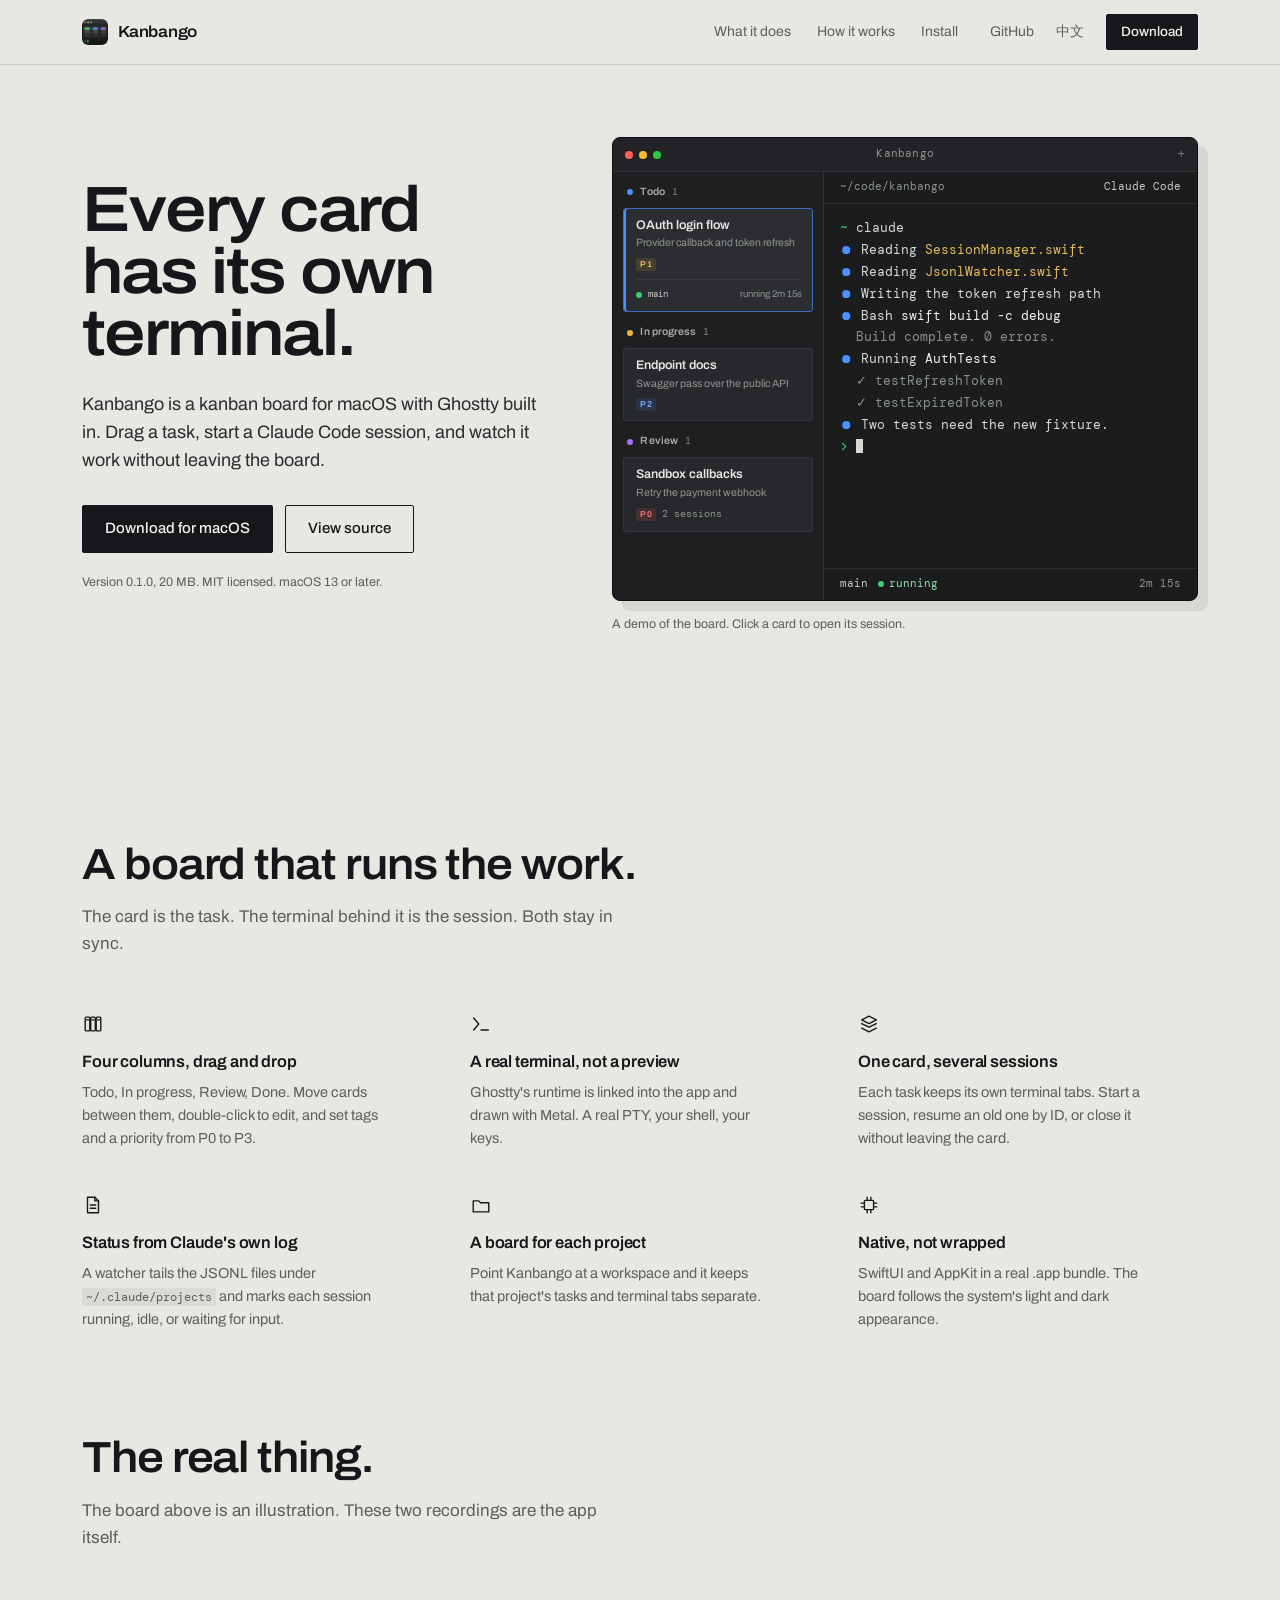
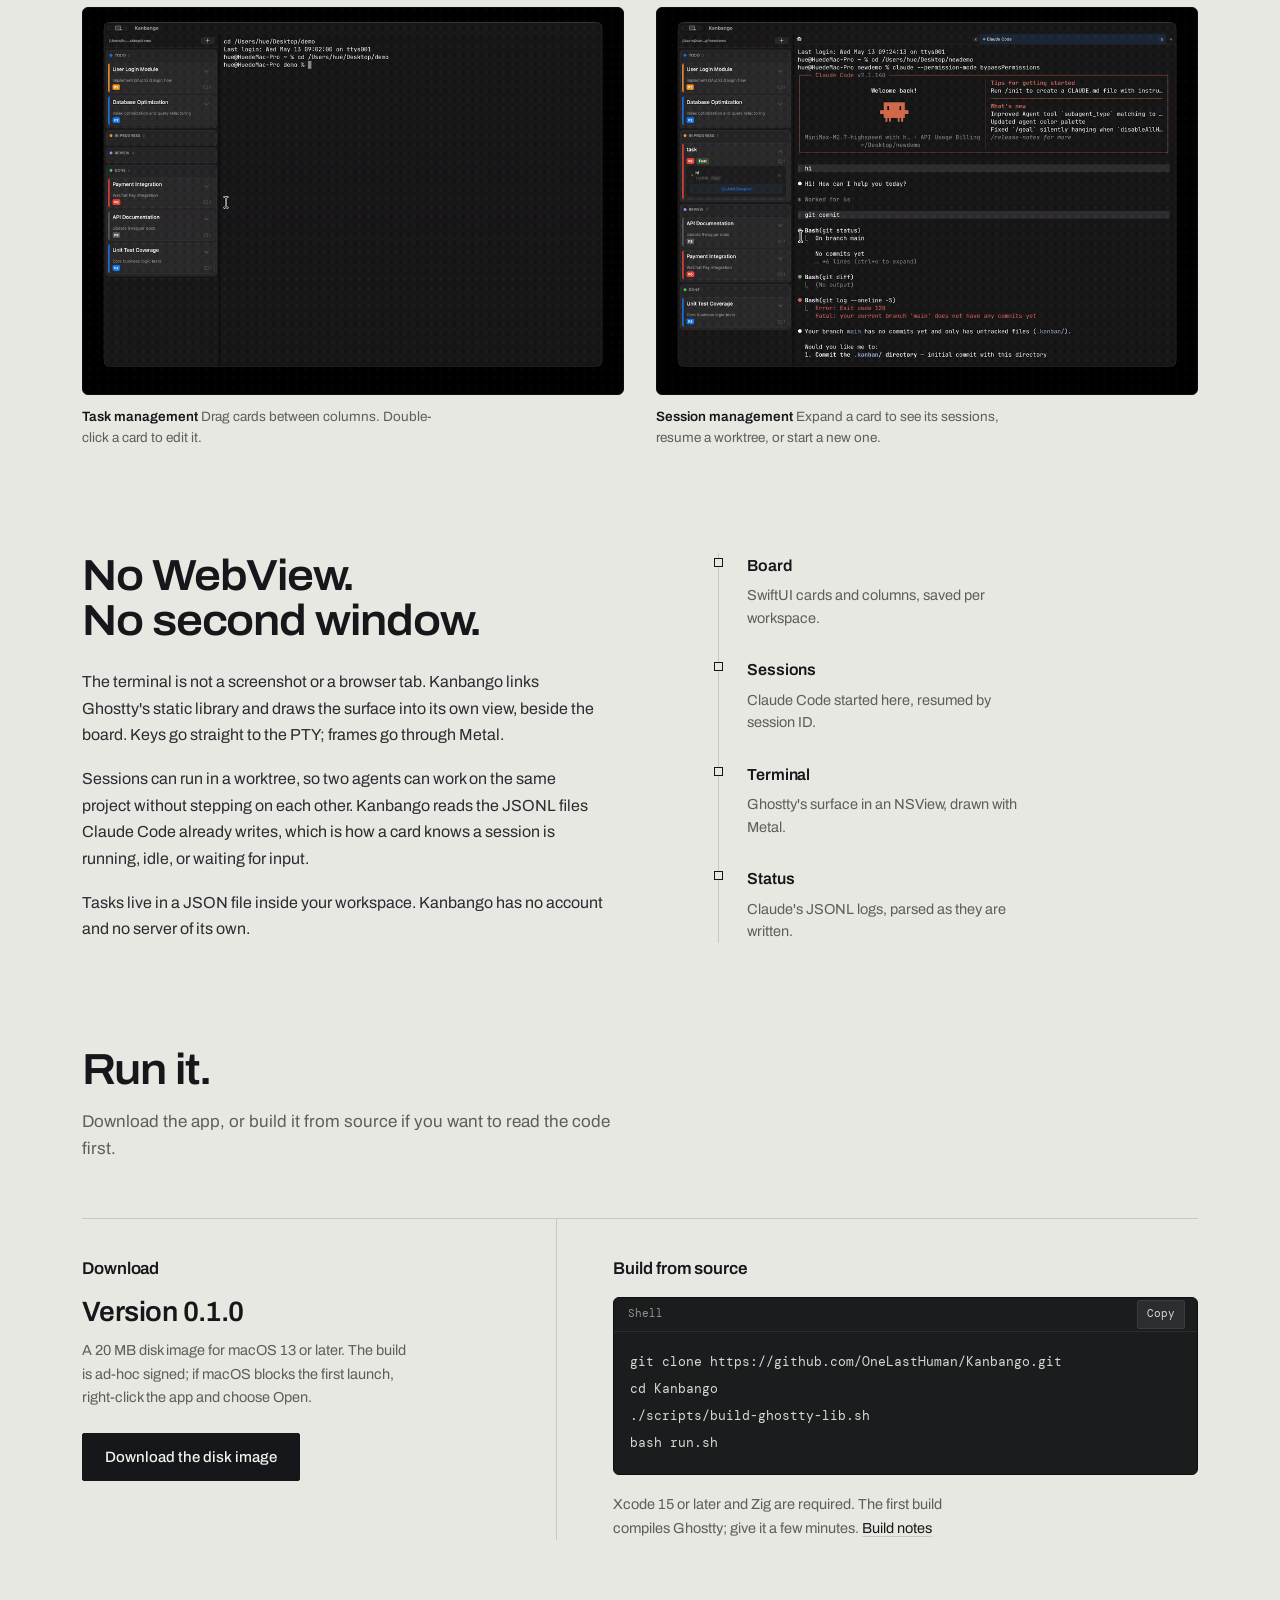
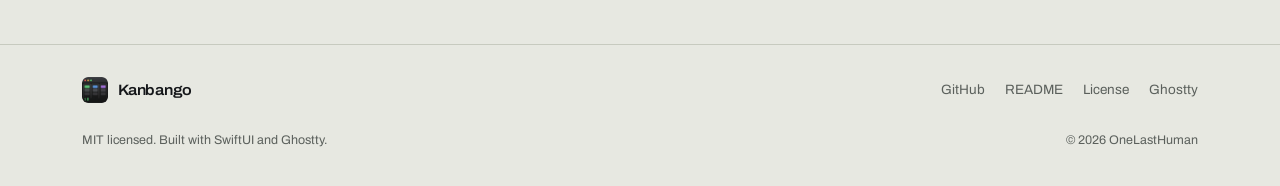
<file: site/index.html>
<!doctype html>
<html lang="en">
<head>
<meta charset="utf-8">
<meta name="viewport" content="width=device-width, initial-scale=1">
<title>Kanbango — a kanban board with a terminal in every card</title>
<meta name="description" content="Kanbango is a macOS kanban board with Ghostty embedded. Drag a task, start a Claude Code session, and watch it work without leaving the board.">
<link rel="canonical" href="https://onelasthuman.github.io/Kanbango/">
<link rel="alternate" hreflang="en" href="https://onelasthuman.github.io/Kanbango/">
<link rel="alternate" hreflang="zh-Hans" href="https://onelasthuman.github.io/Kanbango/zh/">
<link rel="alternate" hreflang="x-default" href="https://onelasthuman.github.io/Kanbango/">
<meta name="theme-color" content="#e7e8e1">
<meta name="color-scheme" content="light">

<meta property="og:type" content="website">
<meta property="og:locale" content="en_US">
<meta property="og:locale:alternate" content="zh_CN">
<meta property="og:site_name" content="Kanbango">
<meta property="og:title" content="Kanbango — every card has a terminal">
<meta property="og:description" content="A macOS kanban board with Ghostty embedded. Run and monitor Claude Code sessions from the cards they belong to.">
<meta property="og:url" content="https://onelasthuman.github.io/Kanbango/">
<meta property="og:image" content="https://onelasthuman.github.io/Kanbango/assets/og.png">
<meta property="og:image:width" content="1200">
<meta property="og:image:height" content="630">
<meta property="og:image:alt" content="The Kanbango board beside a terminal running a Claude Code session, under the headline Every card has its own terminal.">
<meta name="twitter:card" content="summary_large_image">
<meta name="twitter:title" content="Kanbango — every card has a terminal">
<meta name="twitter:description" content="A macOS kanban board with Ghostty embedded. Run and monitor Claude Code sessions from the cards they belong to.">
<meta name="twitter:image" content="https://onelasthuman.github.io/Kanbango/assets/og.png">
<meta name="twitter:image:alt" content="The Kanbango board beside a terminal running a Claude Code session, under the headline Every card has its own terminal.">

<link rel="icon" href="assets/favicon.svg" type="image/svg+xml">
<link rel="icon" href="assets/icon-64.png" sizes="64x64" type="image/png">
<link rel="apple-touch-icon" href="assets/icon-256.png">
<link rel="preload" href="assets/fonts/archivo-latin-var.woff2" as="font" type="font/woff2" crossorigin>
<link rel="preload" href="assets/fonts/dm-mono-400.woff2" as="font" type="font/woff2" crossorigin>
<link rel="stylesheet" href="style.css">
<script src="main.js" defer></script>
</head>
<body>
<a class="skip" href="#main">Skip to content</a>

<header class="topbar" id="top">
  <div class="wrap topbar-in">
    <a class="brand" href="#top" aria-label="Kanbango, back to top">
      <img src="assets/icon-64.png" width="26" height="26" alt="">
      <span>Kanbango</span>
    </a>
    <nav class="nav" aria-label="Sections">
      <a href="#what">What it does</a>
      <a href="#inside">How it works</a>
      <a href="#install">Install</a>
    </nav>
    <div class="top-actions">
      <a class="text-link" href="https://github.com/OneLastHuman/Kanbango">GitHub</a>
      <a class="lang" href="zh/" lang="zh-Hans" hreflang="zh-Hans" aria-label="切换到中文">中文</a>
      <a class="btn btn-ink btn-sm" href="https://github.com/OneLastHuman/Kanbango/releases/download/v0.1.0/Kanbango-0.1.0.dmg">Download</a>
    </div>
  </div>
</header>

<main id="main">
  <section class="hero wrap" aria-labelledby="hero-title">
    <div class="hero-copy">
      <h1 id="hero-title">Every card<br>has its own<br>terminal.</h1>
      <p class="lede">Kanbango is a kanban board for macOS with Ghostty built in. Drag a task, start a Claude Code session, and watch it work without leaving the board.</p>
      <div class="hero-actions">
        <a class="btn btn-ink" href="https://github.com/OneLastHuman/Kanbango/releases/download/v0.1.0/Kanbango-0.1.0.dmg">Download for macOS</a>
        <a class="btn btn-line" href="https://github.com/OneLastHuman/Kanbango">View source</a>
      </div>
      <p class="fineprint">Version 0.1.0, 20 MB. MIT licensed. macOS 13 or later.</p>
    </div>

    <figure class="demo">
      <div class="screen" role="group" aria-label="A demo of the Kanbango board with a terminal beside it">
        <div class="screen-bar">
          <span class="lights" aria-hidden="true"><i></i><i></i><i></i></span>
          <span class="screen-title">Kanbango</span>
          <span class="screen-plus" aria-hidden="true">+</span>
        </div>

        <div class="screen-body">
          <div class="rail">
            <div class="col">
              <div class="col-head"><span class="dot dot-todo"></span>Todo <span class="count">1</span></div>
              <button class="card is-active" type="button" data-session="auth" data-title="OAuth login flow" data-branch="main" aria-pressed="true" aria-controls="terminal" aria-label="Open the session for OAuth login flow">
                <span class="card-col"><span class="dot dot-todo"></span>Todo</span>
                <span class="card-title">OAuth login flow</span>
                <span class="card-desc">Provider callback and token refresh</span>
                <span class="card-meta"><span class="prio p1">P1</span></span>
                <span class="sessions">
                  <span class="sess"><span class="dot dot-run"></span><span class="sess-branch">main</span><span class="sess-state">running <span class="sess-time">2m 14s</span></span></span>
                </span>
              </button>
            </div>

            <div class="col">
              <div class="col-head"><span class="dot dot-progress"></span>In progress <span class="count">1</span></div>
              <button class="card" type="button" data-session="docs" data-title="Endpoint docs" data-branch="feature/docs" aria-pressed="false" aria-controls="terminal" aria-label="Open the session for Endpoint docs">
                <span class="card-col"><span class="dot dot-progress"></span>In progress</span>
                <span class="card-title">Endpoint docs</span>
                <span class="card-desc">Swagger pass over the public API</span>
                <span class="card-meta"><span class="prio p2">P2</span></span>
                <span class="sessions">
                  <span class="sess"><span class="dot dot-idle"></span><span class="sess-branch">feature/docs</span><span class="sess-state">idle <span class="sess-time">41m</span></span></span>
                </span>
              </button>
            </div>

            <div class="col">
              <div class="col-head"><span class="dot dot-review"></span>Review <span class="count">1</span></div>
              <button class="card" type="button" data-session="callbacks" data-title="Sandbox callbacks" data-branch="fix/callbacks" aria-pressed="false" aria-controls="terminal" aria-label="Open the session for Sandbox callbacks">
                <span class="card-col"><span class="dot dot-review"></span>Review</span>
                <span class="card-title">Sandbox callbacks</span>
                <span class="card-desc">Retry the payment webhook</span>
                <span class="card-meta"><span class="prio p0">P0</span><span class="sess-count">2 sessions</span></span>
                <span class="sessions">
                  <span class="sess is-current"><span class="dot dot-wait"></span><span class="sess-branch">fix/callbacks</span><span class="sess-state">needs input <span class="sess-time">3h</span></span></span>
                  <span class="sess"><span class="dot dot-idle"></span><span class="sess-branch">sandbox-test</span><span class="sess-state">idle 1h</span></span>
                </span>
              </button>
            </div>
          </div>

          <div class="term" id="terminal">
            <div class="term-head">
              <span class="term-path">~/code/kanbango</span>
              <span class="term-tab">Claude Code</span>
            </div>
            <div class="term-lines boot" id="term-lines">
              <div class="ln"><span class="pr">~</span> claude</div>
              <div class="ln"><span class="bul">⏺</span> Reading <span class="file">SessionManager.swift</span></div>
              <div class="ln"><span class="bul">⏺</span> Reading <span class="file">JsonlWatcher.swift</span></div>
              <div class="ln"><span class="bul">⏺</span> Writing the token refresh path</div>
              <div class="ln"><span class="bul">⏺</span> Bash <span class="cmd">swift build -c debug</span></div>
              <div class="ln dim">  Build complete. 0 errors.</div>
              <div class="ln"><span class="bul">⏺</span> Running <span class="cmd">AuthTests</span></div>
              <div class="ln dim">  ✓ testRefreshToken</div>
              <div class="ln dim">  ✓ testExpiredToken</div>
              <div class="ln"><span class="bul">⏺</span> Two tests need the new fixture.</div>
              <div class="ln"><span class="pr">&gt;</span> <span class="cursor"></span></div>
            </div>
            <div class="term-status">
              <span class="term-branch">main</span>
              <span class="term-state is-running"><span class="dot dot-run"></span>running</span>
              <span class="term-time">2m 14s</span>
            </div>
          </div>
        </div>
      </div>
      <figcaption>A demo of the board. Click a card to open its session.</figcaption>
    </figure>
    <p class="sr-only" id="term-live" aria-live="polite">Demo terminal. Showing OAuth login flow, running.</p>
  </section>

  <section class="section wrap" id="what" aria-labelledby="what-title">
    <div class="section-head">
      <h2 id="what-title">A board that runs the work.</h2>
      <p class="section-lead">The card is the task. The terminal behind it is the session. Both stay in sync.</p>
    </div>

    <ul class="features">
      <li class="feature">
        <svg class="feature-icon" viewBox="0 0 24 24" aria-hidden="true"><rect x="3.5" y="4.5" width="5" height="15" rx="1"/><rect x="9.5" y="4.5" width="5" height="15" rx="1"/><rect x="15.5" y="4.5" width="5" height="15" rx="1"/><path d="M5 7.5h2M11 7.5h2M17 7.5h2"/></svg>
        <h3>Four columns, drag and drop</h3>
        <p>Todo, In progress, Review, Done. Move cards between them, double-click to edit, and set tags and a priority from P0 to P3.</p>
      </li>
      <li class="feature">
        <svg class="feature-icon" viewBox="0 0 24 24" aria-hidden="true"><path d="M4 5.5l5.5 6.5L4 18.5"/><path d="M12 18.5h8"/></svg>
        <h3>A real terminal, not a preview</h3>
        <p>Ghostty's runtime is linked into the app and drawn with Metal. A real PTY, your shell, your keys.</p>
      </li>
      <li class="feature">
        <svg class="feature-icon" viewBox="0 0 24 24" aria-hidden="true"><path d="M12 3.5l8 4-8 4-8-4 8-4z"/><path d="M4 11.5l8 4 8-4"/><path d="M4 16.5l8 4 8-4"/></svg>
        <h3>One card, several sessions</h3>
        <p>Each task keeps its own terminal tabs. Start a session, resume an old one by ID, or close it without leaving the card.</p>
      </li>
      <li class="feature">
        <svg class="feature-icon" viewBox="0 0 24 24" aria-hidden="true"><path d="M6 3.5h8l4 4v13H6z"/><path d="M14 3.5v4h4"/><path d="M9 12h6M9 15.5h6"/></svg>
        <h3>Status from Claude's own log</h3>
        <p>A watcher tails the JSONL files under <code>~/.claude/projects</code> and marks each session running, idle, or waiting for input.</p>
      </li>
      <li class="feature">
        <svg class="feature-icon" viewBox="0 0 24 24" aria-hidden="true"><path d="M3.5 7.5h6l2 2h9v10h-17z"/></svg>
        <h3>A board for each project</h3>
        <p>Point Kanbango at a workspace and it keeps that project's tasks and terminal tabs separate.</p>
      </li>
      <li class="feature">
        <svg class="feature-icon" viewBox="0 0 24 24" aria-hidden="true"><rect x="7" y="7" width="10" height="10" rx="1"/><path d="M10 3.5v3.5M14 3.5v3.5M10 17v3.5M14 17v3.5M3.5 10h3.5M3.5 14h3.5M17 10h3.5M17 14h3.5"/></svg>
        <h3>Native, not wrapped</h3>
        <p>SwiftUI and AppKit in a real .app bundle. The board follows the system's light and dark appearance.</p>
      </li>
    </ul>
  </section>

  <section class="section wrap recordings" id="recordings" aria-labelledby="recordings-title">
    <div class="section-head">
      <h2 id="recordings-title">The real thing.</h2>
      <p class="section-lead">The board above is an illustration. These two recordings are the app itself.</p>
    </div>
    <div class="recordings-grid">
      <figure class="recording">
        <img src="assets/task-management.gif" width="960" height="686" loading="lazy" decoding="async" alt="Recording: dragging task cards between the Todo, In progress, Review, and Done columns.">
        <figcaption><strong>Task management</strong> Drag cards between columns. Double-click a card to edit it.</figcaption>
      </figure>
      <figure class="recording">
        <img src="assets/session-management.gif" width="960" height="686" loading="lazy" decoding="async" alt="Recording: expanding a task card to view its Claude Code sessions and resume a worktree.">
        <figcaption><strong>Session management</strong> Expand a card to see its sessions, resume a worktree, or start a new one.</figcaption>
      </figure>
    </div>
  </section>

  <section class="section wrap inside" id="inside" aria-labelledby="inside-title">
    <div class="inside-copy">
      <h2 id="inside-title">No WebView.<br>No second window.</h2>
      <p>The terminal is not a screenshot or a browser tab. Kanbango links Ghostty's static library and draws the surface into its own view, beside the board. Keys go straight to the PTY; frames go through Metal.</p>
      <p>Sessions can run in a worktree, so two agents can work on the same project without stepping on each other. Kanbango reads the JSONL files Claude Code already writes, which is how a card knows a session is running, idle, or waiting for input.</p>
      <p>Tasks live in a JSON file inside your workspace. Kanbango has no account and no server of its own.</p>
    </div>

    <dl class="stack">
      <div class="stack-item">
        <dt>Board</dt>
        <dd>SwiftUI cards and columns, saved per workspace.</dd>
      </div>
      <div class="stack-item">
        <dt>Sessions</dt>
        <dd>Claude Code started here, resumed by session ID.</dd>
      </div>
      <div class="stack-item">
        <dt>Terminal</dt>
        <dd>Ghostty's surface in an NSView, drawn with Metal.</dd>
      </div>
      <div class="stack-item">
        <dt>Status</dt>
        <dd>Claude's JSONL logs, parsed as they are written.</dd>
      </div>
    </dl>
  </section>

  <section class="section wrap install" id="install" aria-labelledby="install-title">
    <div class="section-head">
      <h2 id="install-title">Run it.</h2>
      <p class="section-lead">Download the app, or build it from source if you want to read the code first.</p>
    </div>

    <div class="install-grid">
      <div class="install-block">
        <h3>Download</h3>
        <p class="version">Version 0.1.0</p>
        <p>A 20 MB disk image for macOS 13 or later. The build is ad-hoc signed; if macOS blocks the first launch, right-click the app and choose Open.</p>
        <a class="btn btn-ink" href="https://github.com/OneLastHuman/Kanbango/releases/download/v0.1.0/Kanbango-0.1.0.dmg">Download the disk image</a>
      </div>

      <div class="install-block install-source">
        <h3>Build from source</h3>
        <div class="code">
          <div class="code-head">
            <span>Shell</span>
            <button class="copy" type="button" aria-describedby="copy-live">Copy</button>
          </div>
          <pre><code id="build-commands">git clone https://github.com/OneLastHuman/Kanbango.git
cd Kanbango
./scripts/build-ghostty-lib.sh
bash run.sh</code></pre>
        </div>
        <p>Xcode 15 or later and Zig are required. The first build compiles Ghostty; give it a few minutes. <a href="https://github.com/OneLastHuman/Kanbango#quick-start">Build notes</a></p>
        <p class="sr-only" id="copy-live" aria-live="polite"></p>
      </div>
    </div>
  </section>
</main>

<footer class="footer">
  <div class="wrap footer-in">
    <a class="brand" href="#top" aria-label="Kanbango, back to top">
      <img src="assets/icon-64.png" width="26" height="26" alt="">
      <span>Kanbango</span>
    </a>
    <nav class="footer-links" aria-label="Elsewhere">
      <a href="https://github.com/OneLastHuman/Kanbango">GitHub</a>
      <a href="https://github.com/OneLastHuman/Kanbango/blob/main/README.md">README</a>
      <a href="https://github.com/OneLastHuman/Kanbango/blob/main/LICENSE">License</a>
      <a href="https://ghostty.org">Ghostty</a>
    </nav>
  </div>
  <div class="wrap footer-fine">
    <p>MIT licensed. Built with SwiftUI and Ghostty.</p>
    <p>© 2026 OneLastHuman</p>
  </div>
</footer>

<template id="tpl-docs">
  <div class="ln"><span class="pr">~</span> claude --resume</div>
  <div class="ln"><span class="bul">⏺</span> Read 8 files under <span class="file">Sources/Kanbango</span></div>
  <div class="ln"><span class="bul">⏺</span> Updated <span class="file">docs/api.md</span></div>
  <div class="ln"><span class="bul">⏺</span> Updated <span class="file">docs/auth.md</span></div>
  <div class="ln"><span class="bul">⏺</span> Checked every endpoint against the router</div>
  <div class="ln"><span class="bul">⏺</span> No open questions. Waiting.</div>
  <div class="ln"><span class="pr">&gt;</span> <span class="cursor"></span></div>
</template>

<template id="tpl-callbacks">
  <div class="ln"><span class="pr">~</span> claude --worktree</div>
  <div class="ln"><span class="bul">⏺</span> Reading <span class="file">Sources/Kanbango/Sandbox.swift</span></div>
  <div class="ln"><span class="bul">⏺</span> <span class="cmd">TestSandboxCallback</span> failed</div>
  <div class="ln dim">  expected 200, got 502</div>
  <div class="ln"><span class="bul">⏺</span> Retried with a fresh sandbox</div>
  <div class="ln dim">  same result</div>
  <div class="ln"><span class="bul bul-wait">⏺</span> Run <span class="file">scripts/reset-sandbox.sh</span>?</div>
  <div class="ln dim">  This command needs your approval.</div>
  <div class="ln"><span class="pr">&gt;</span> <span class="cursor"></span></div>
</template>
</body>
</html>
</file>
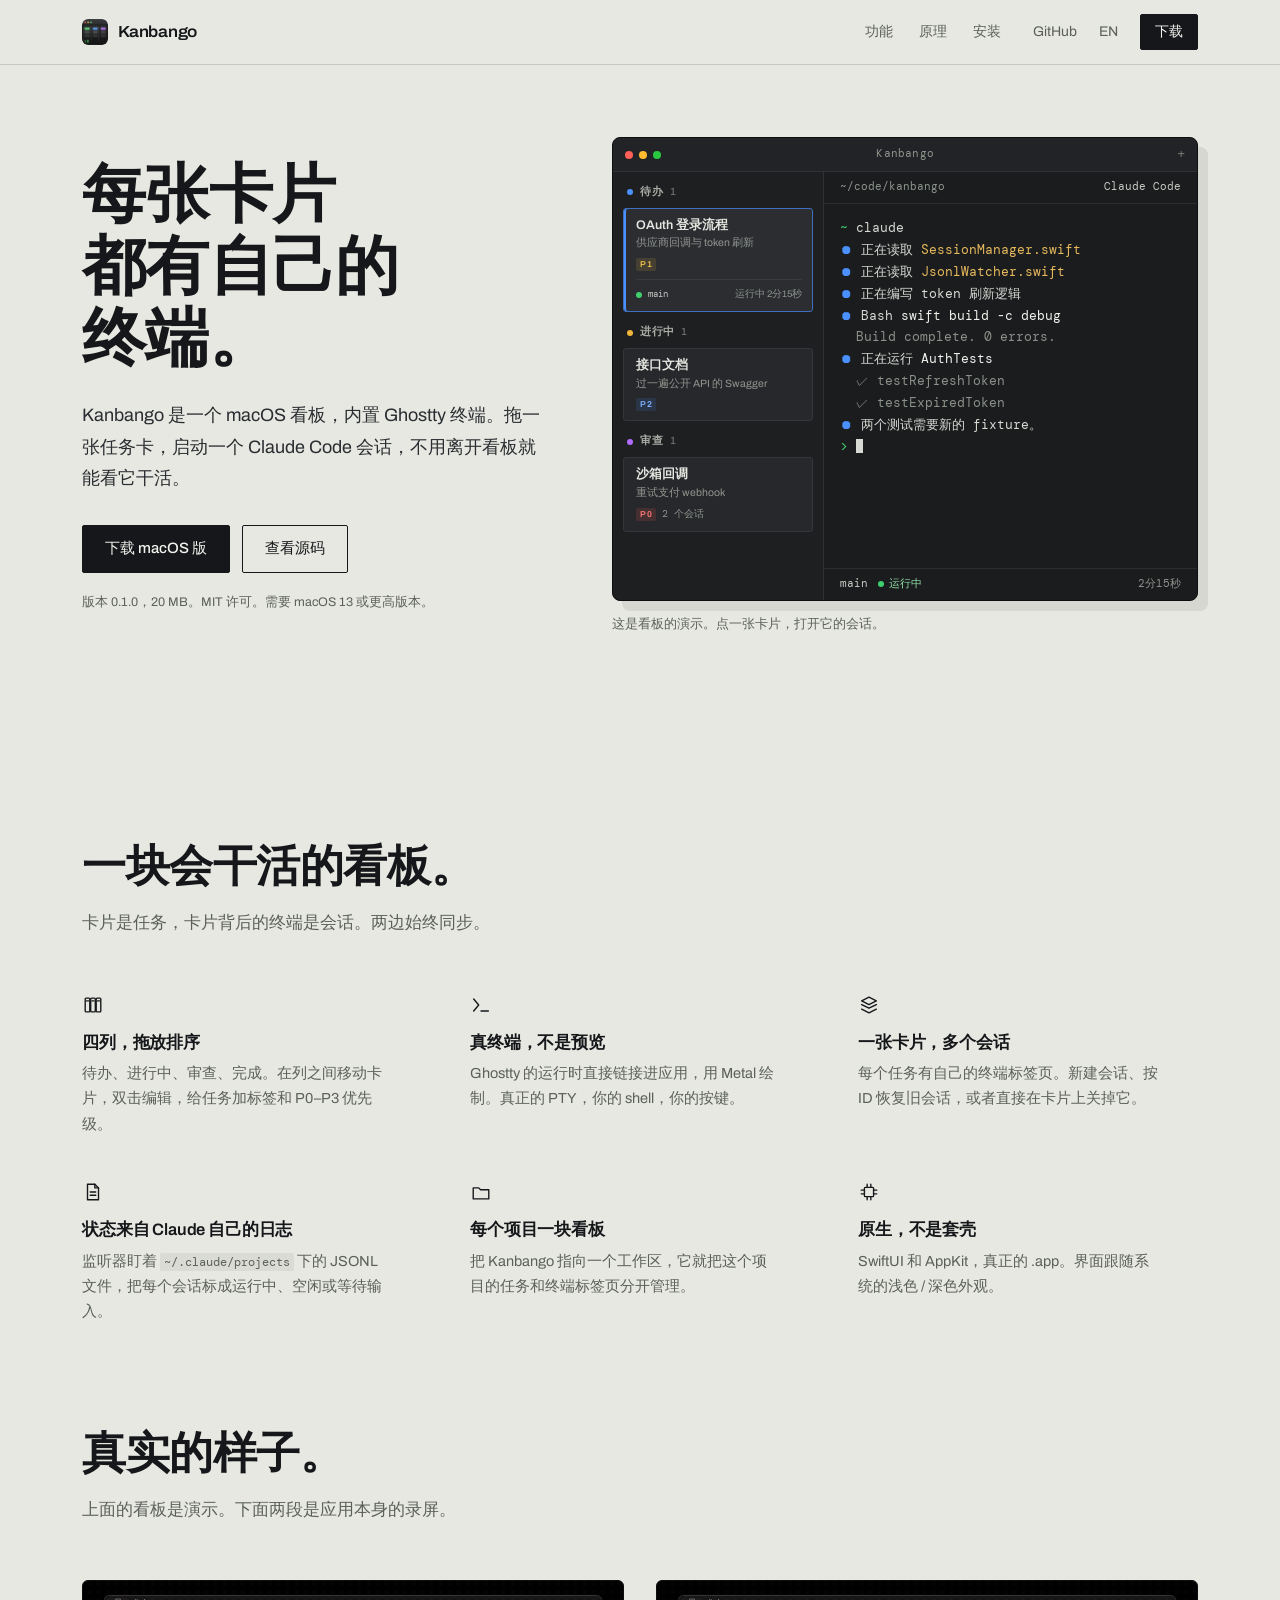
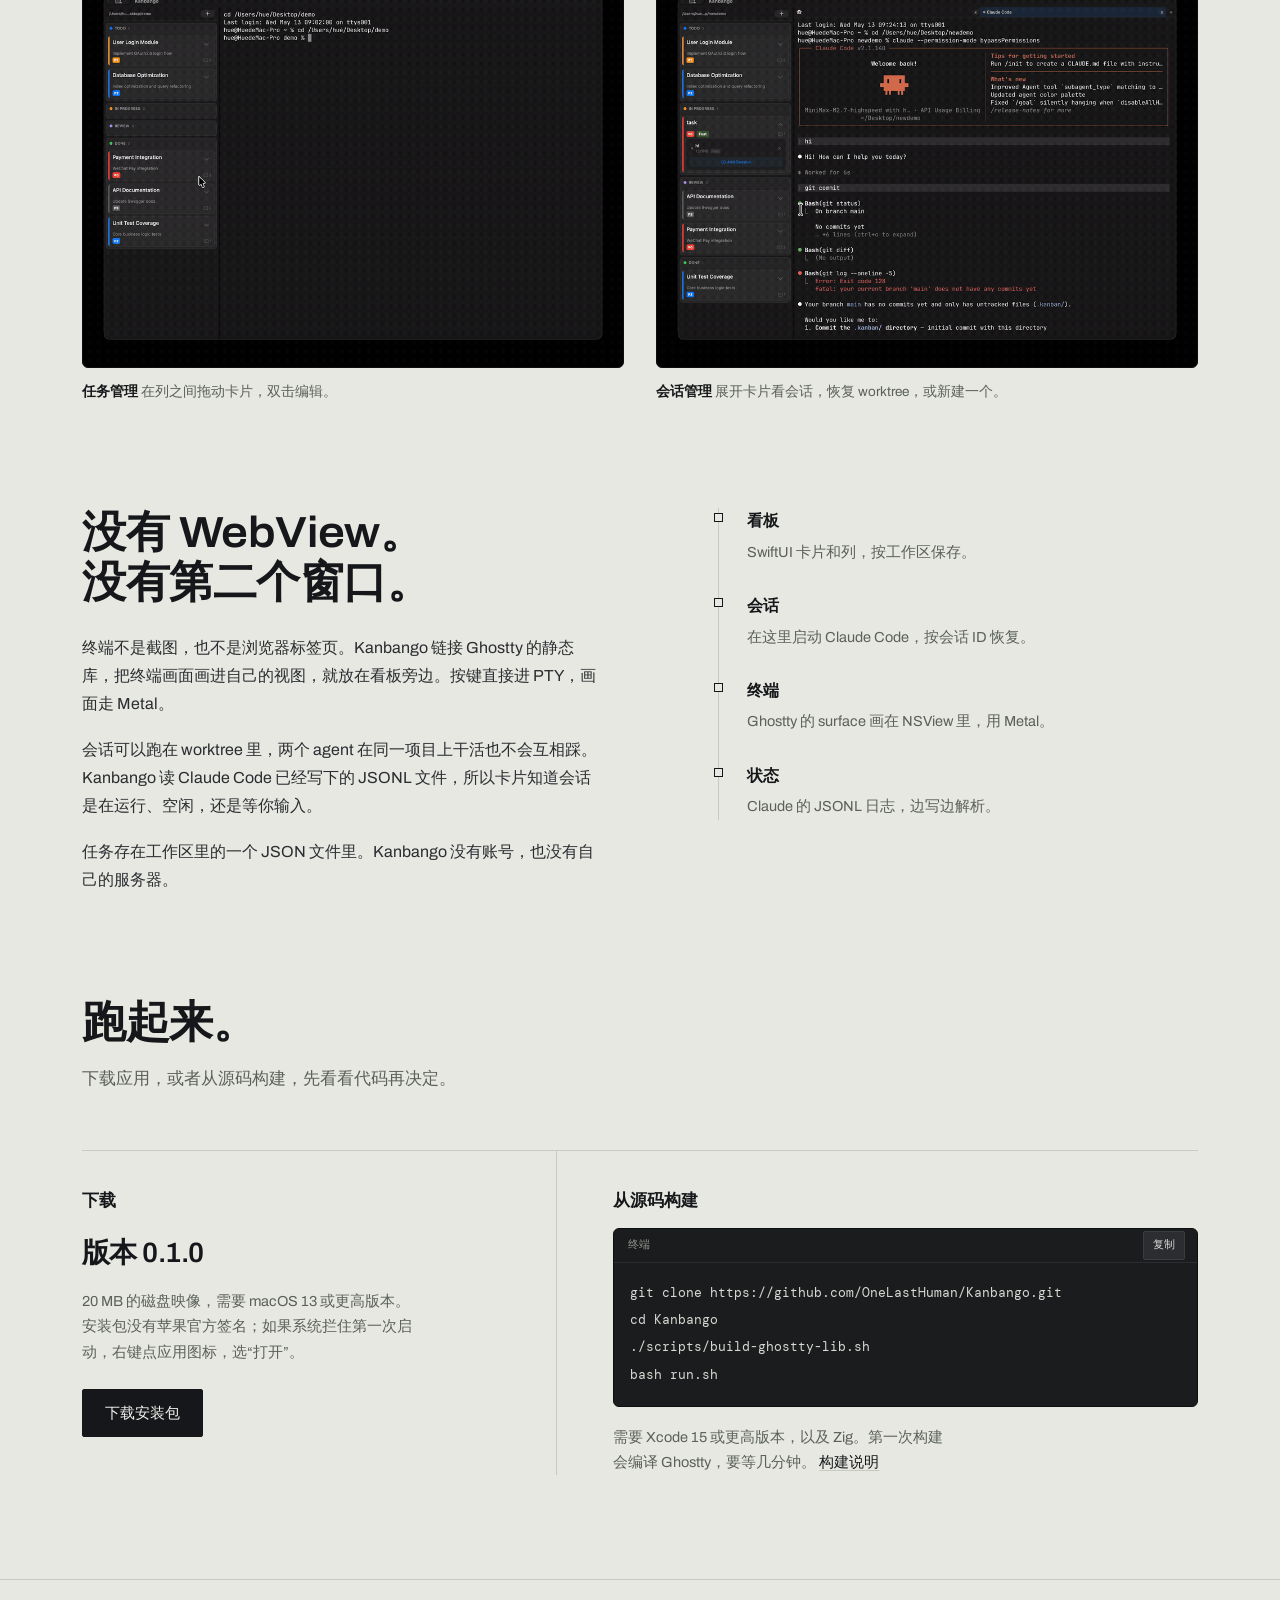
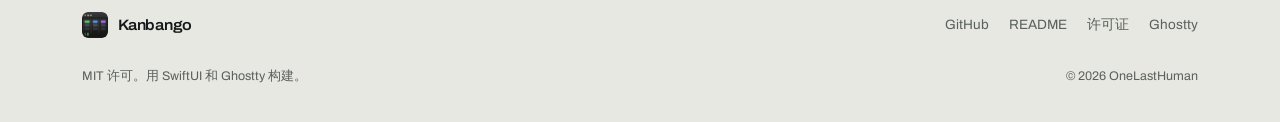
<file: site/zh/index.html>
<!doctype html>
<html lang="zh-CN">
<head>
<meta charset="utf-8">
<meta name="viewport" content="width=device-width, initial-scale=1">
<title>Kanbango — 每张卡片都有自己的终端</title>
<meta name="description" content="Kanbango 是一个内置 Ghostty 的 macOS 看板。拖一张任务卡，启动 Claude Code 会话，不用离开看板就能看它工作。">
<link rel="canonical" href="https://onelasthuman.github.io/Kanbango/zh/">
<link rel="alternate" hreflang="en" href="https://onelasthuman.github.io/Kanbango/">
<link rel="alternate" hreflang="zh-Hans" href="https://onelasthuman.github.io/Kanbango/zh/">
<link rel="alternate" hreflang="x-default" href="https://onelasthuman.github.io/Kanbango/">
<meta name="theme-color" content="#e7e8e1">
<meta name="color-scheme" content="light">

<meta property="og:type" content="website">
<meta property="og:locale" content="zh_CN">
<meta property="og:locale:alternate" content="en_US">
<meta property="og:site_name" content="Kanbango">
<meta property="og:title" content="Kanbango — 每张卡片都有自己的终端">
<meta property="og:description" content="内置 Ghostty 的 macOS 看板。在任务卡上启动、监控和恢复 Claude Code 会话。">
<meta property="og:url" content="https://onelasthuman.github.io/Kanbango/zh/">
<meta property="og:image" content="https://onelasthuman.github.io/Kanbango/assets/og-zh.png">
<meta property="og:image:width" content="1200">
<meta property="og:image:height" content="630">
<meta property="og:image:alt" content="Kanbango 看板与终端并排，标题是「每张卡片都有自己的终端」。">
<meta name="twitter:card" content="summary_large_image">
<meta name="twitter:title" content="Kanbango — 每张卡片都有自己的终端">
<meta name="twitter:description" content="内置 Ghostty 的 macOS 看板。在任务卡上启动、监控和恢复 Claude Code 会话。">
<meta name="twitter:image" content="https://onelasthuman.github.io/Kanbango/assets/og-zh.png">
<meta name="twitter:image:alt" content="Kanbango 看板与终端并排，标题是「每张卡片都有自己的终端」。">

<link rel="icon" href="../assets/favicon.svg" type="image/svg+xml">
<link rel="icon" href="../assets/icon-64.png" sizes="64x64" type="image/png">
<link rel="apple-touch-icon" href="../assets/icon-256.png">
<link rel="preload" href="../assets/fonts/archivo-latin-var.woff2" as="font" type="font/woff2" crossorigin>
<link rel="preload" href="../assets/fonts/dm-mono-400.woff2" as="font" type="font/woff2" crossorigin>
<link rel="stylesheet" href="../style.css">
<script src="../main.js" defer></script>
</head>
<body>
<a class="skip" href="#main">跳到正文</a>

<header class="topbar" id="top">
  <div class="wrap topbar-in">
    <a class="brand" href="#top" aria-label="Kanbango，回到顶部">
      <img src="../assets/icon-64.png" width="26" height="26" alt="">
      <span>Kanbango</span>
    </a>
    <nav class="nav" aria-label="页面导航">
      <a href="#what">功能</a>
      <a href="#inside">原理</a>
      <a href="#install">安装</a>
    </nav>
    <div class="top-actions">
      <a class="text-link" href="https://github.com/OneLastHuman/Kanbango">GitHub</a>
      <a class="lang" href="../" lang="en" hreflang="en" aria-label="Switch to English">EN</a>
      <a class="btn btn-ink btn-sm" href="https://github.com/OneLastHuman/Kanbango/releases/download/v0.1.0/Kanbango-0.1.0.dmg">下载</a>
    </div>
  </div>
</header>

<main id="main">
  <section class="hero wrap" aria-labelledby="hero-title">
    <div class="hero-copy">
      <h1 id="hero-title">每张卡片<br>都有自己的<br>终端。</h1>
      <p class="lede">Kanbango 是一个 macOS 看板，内置 Ghostty 终端。拖一张任务卡，启动一个 Claude Code 会话，不用离开看板就能看它干活。</p>
      <div class="hero-actions">
        <a class="btn btn-ink" href="https://github.com/OneLastHuman/Kanbango/releases/download/v0.1.0/Kanbango-0.1.0.dmg">下载 macOS 版</a>
        <a class="btn btn-line" href="https://github.com/OneLastHuman/Kanbango">查看源码</a>
      </div>
      <p class="fineprint">版本 0.1.0，20 MB。MIT 许可。需要 macOS 13 或更高版本。</p>
    </div>

    <figure class="demo">
      <div class="screen" role="group" aria-label="Kanbango 看板与终端并排的演示">
        <div class="screen-bar">
          <span class="lights" aria-hidden="true"><i></i><i></i><i></i></span>
          <span class="screen-title">Kanbango</span>
          <span class="screen-plus" aria-hidden="true">+</span>
        </div>

        <div class="screen-body">
          <div class="rail">
            <div class="col">
              <div class="col-head"><span class="dot dot-todo"></span>待办 <span class="count">1</span></div>
              <button class="card is-active" type="button" data-session="auth" data-title="OAuth 登录流程" data-branch="main" aria-pressed="true" aria-controls="terminal" aria-label="打开 OAuth 登录流程的会话">
                <span class="card-col"><span class="dot dot-todo"></span>待办</span>
                <span class="card-title">OAuth 登录流程</span>
                <span class="card-desc">供应商回调与 token 刷新</span>
                <span class="card-meta"><span class="prio p1">P1</span></span>
                <span class="sessions">
                  <span class="sess"><span class="dot dot-run"></span><span class="sess-branch">main</span><span class="sess-state">运行中 <span class="sess-time">2分14秒</span></span></span>
                </span>
              </button>
            </div>

            <div class="col">
              <div class="col-head"><span class="dot dot-progress"></span>进行中 <span class="count">1</span></div>
              <button class="card" type="button" data-session="docs" data-title="接口文档" data-branch="feature/docs" aria-pressed="false" aria-controls="terminal" aria-label="打开接口文档的会话">
                <span class="card-col"><span class="dot dot-progress"></span>进行中</span>
                <span class="card-title">接口文档</span>
                <span class="card-desc">过一遍公开 API 的 Swagger</span>
                <span class="card-meta"><span class="prio p2">P2</span></span>
                <span class="sessions">
                  <span class="sess"><span class="dot dot-idle"></span><span class="sess-branch">feature/docs</span><span class="sess-state">空闲 <span class="sess-time">41分钟</span></span></span>
                </span>
              </button>
            </div>

            <div class="col">
              <div class="col-head"><span class="dot dot-review"></span>审查 <span class="count">1</span></div>
              <button class="card" type="button" data-session="callbacks" data-title="沙箱回调" data-branch="fix/callbacks" aria-pressed="false" aria-controls="terminal" aria-label="打开沙箱回调的会话">
                <span class="card-col"><span class="dot dot-review"></span>审查</span>
                <span class="card-title">沙箱回调</span>
                <span class="card-desc">重试支付 webhook</span>
                <span class="card-meta"><span class="prio p0">P0</span><span class="sess-count">2 个会话</span></span>
                <span class="sessions">
                  <span class="sess is-current"><span class="dot dot-wait"></span><span class="sess-branch">fix/callbacks</span><span class="sess-state">等待输入 <span class="sess-time">3小时</span></span></span>
                  <span class="sess"><span class="dot dot-idle"></span><span class="sess-branch">sandbox-test</span><span class="sess-state">空闲 1小时</span></span>
                </span>
              </button>
            </div>
          </div>

          <div class="term" id="terminal">
            <div class="term-head">
              <span class="term-path">~/code/kanbango</span>
              <span class="term-tab">Claude Code</span>
            </div>
            <div class="term-lines boot" id="term-lines">
              <div class="ln"><span class="pr">~</span> claude</div>
              <div class="ln"><span class="bul">⏺</span> 正在读取 <span class="file">SessionManager.swift</span></div>
              <div class="ln"><span class="bul">⏺</span> 正在读取 <span class="file">JsonlWatcher.swift</span></div>
              <div class="ln"><span class="bul">⏺</span> 正在编写 token 刷新逻辑</div>
              <div class="ln"><span class="bul">⏺</span> Bash <span class="cmd">swift build -c debug</span></div>
              <div class="ln dim">  Build complete. 0 errors.</div>
              <div class="ln"><span class="bul">⏺</span> 正在运行 <span class="cmd">AuthTests</span></div>
              <div class="ln dim">  ✓ testRefreshToken</div>
              <div class="ln dim">  ✓ testExpiredToken</div>
              <div class="ln"><span class="bul">⏺</span> 两个测试需要新的 fixture。</div>
              <div class="ln"><span class="pr">&gt;</span> <span class="cursor"></span></div>
            </div>
            <div class="term-status">
              <span class="term-branch">main</span>
              <span class="term-state is-running"><span class="dot dot-run"></span>运行中</span>
              <span class="term-time">2分14秒</span>
            </div>
          </div>
        </div>
      </div>
      <figcaption>这是看板的演示。点一张卡片，打开它的会话。</figcaption>
    </figure>
    <p class="sr-only" id="term-live" aria-live="polite">演示终端。正在显示 OAuth 登录流程，运行中。</p>
  </section>

  <section class="section wrap" id="what" aria-labelledby="what-title">
    <div class="section-head">
      <h2 id="what-title">一块会干活的看板。</h2>
      <p class="section-lead">卡片是任务，卡片背后的终端是会话。两边始终同步。</p>
    </div>

    <ul class="features">
      <li class="feature">
        <svg class="feature-icon" viewBox="0 0 24 24" aria-hidden="true"><rect x="3.5" y="4.5" width="5" height="15" rx="1"/><rect x="9.5" y="4.5" width="5" height="15" rx="1"/><rect x="15.5" y="4.5" width="5" height="15" rx="1"/><path d="M5 7.5h2M11 7.5h2M17 7.5h2"/></svg>
        <h3>四列，拖放排序</h3>
        <p>待办、进行中、审查、完成。在列之间移动卡片，双击编辑，给任务加标签和 P0–P3 优先级。</p>
      </li>
      <li class="feature">
        <svg class="feature-icon" viewBox="0 0 24 24" aria-hidden="true"><path d="M4 5.5l5.5 6.5L4 18.5"/><path d="M12 18.5h8"/></svg>
        <h3>真终端，不是预览</h3>
        <p>Ghostty 的运行时直接链接进应用，用 Metal 绘制。真正的 PTY，你的 shell，你的按键。</p>
      </li>
      <li class="feature">
        <svg class="feature-icon" viewBox="0 0 24 24" aria-hidden="true"><path d="M12 3.5l8 4-8 4-8-4 8-4z"/><path d="M4 11.5l8 4 8-4"/><path d="M4 16.5l8 4 8-4"/></svg>
        <h3>一张卡片，多个会话</h3>
        <p>每个任务有自己的终端标签页。新建会话、按 ID 恢复旧会话，或者直接在卡片上关掉它。</p>
      </li>
      <li class="feature">
        <svg class="feature-icon" viewBox="0 0 24 24" aria-hidden="true"><path d="M6 3.5h8l4 4v13H6z"/><path d="M14 3.5v4h4"/><path d="M9 12h6M9 15.5h6"/></svg>
        <h3>状态来自 Claude 自己的日志</h3>
        <p>监听器盯着 <code>~/.claude/projects</code> 下的 JSONL 文件，把每个会话标成运行中、空闲或等待输入。</p>
      </li>
      <li class="feature">
        <svg class="feature-icon" viewBox="0 0 24 24" aria-hidden="true"><path d="M3.5 7.5h6l2 2h9v10h-17z"/></svg>
        <h3>每个项目一块看板</h3>
        <p>把 Kanbango 指向一个工作区，它就把这个项目的任务和终端标签页分开管理。</p>
      </li>
      <li class="feature">
        <svg class="feature-icon" viewBox="0 0 24 24" aria-hidden="true"><rect x="7" y="7" width="10" height="10" rx="1"/><path d="M10 3.5v3.5M14 3.5v3.5M10 17v3.5M14 17v3.5M3.5 10h3.5M3.5 14h3.5M17 10h3.5M17 14h3.5"/></svg>
        <h3>原生，不是套壳</h3>
        <p>SwiftUI 和 AppKit，真正的 .app。界面跟随系统的浅色 / 深色外观。</p>
      </li>
    </ul>
  </section>

  <section class="section wrap recordings" id="recordings" aria-labelledby="recordings-title">
    <div class="section-head">
      <h2 id="recordings-title">真实的样子。</h2>
      <p class="section-lead">上面的看板是演示。下面两段是应用本身的录屏。</p>
    </div>
    <div class="recordings-grid">
      <figure class="recording">
        <img src="../assets/task-management.gif" width="960" height="686" loading="lazy" decoding="async" alt="录屏：在待办、进行中、审查、完成四列之间拖动任务卡片。">
        <figcaption><strong>任务管理</strong> 在列之间拖动卡片，双击编辑。</figcaption>
      </figure>
      <figure class="recording">
        <img src="../assets/session-management.gif" width="960" height="686" loading="lazy" decoding="async" alt="录屏：展开任务卡片，查看 Claude Code 会话并恢复 worktree。">
        <figcaption><strong>会话管理</strong> 展开卡片看会话，恢复 worktree，或新建一个。</figcaption>
      </figure>
    </div>
  </section>

  <section class="section wrap inside" id="inside" aria-labelledby="inside-title">
    <div class="inside-copy">
      <h2 id="inside-title">没有 WebView。<br>没有第二个窗口。</h2>
      <p>终端不是截图，也不是浏览器标签页。Kanbango 链接 Ghostty 的静态库，把终端画面画进自己的视图，就放在看板旁边。按键直接进 PTY，画面走 Metal。</p>
      <p>会话可以跑在 worktree 里，两个 agent 在同一项目上干活也不会互相踩。Kanbango 读 Claude Code 已经写下的 JSONL 文件，所以卡片知道会话是在运行、空闲，还是等你输入。</p>
      <p>任务存在工作区里的一个 JSON 文件里。Kanbango 没有账号，也没有自己的服务器。</p>
    </div>

    <dl class="stack">
      <div class="stack-item">
        <dt>看板</dt>
        <dd>SwiftUI 卡片和列，按工作区保存。</dd>
      </div>
      <div class="stack-item">
        <dt>会话</dt>
        <dd>在这里启动 Claude Code，按会话 ID 恢复。</dd>
      </div>
      <div class="stack-item">
        <dt>终端</dt>
        <dd>Ghostty 的 surface 画在 NSView 里，用 Metal。</dd>
      </div>
      <div class="stack-item">
        <dt>状态</dt>
        <dd>Claude 的 JSONL 日志，边写边解析。</dd>
      </div>
    </dl>
  </section>

  <section class="section wrap install" id="install" aria-labelledby="install-title">
    <div class="section-head">
      <h2 id="install-title">跑起来。</h2>
      <p class="section-lead">下载应用，或者从源码构建，先看看代码再决定。</p>
    </div>

    <div class="install-grid">
      <div class="install-block">
        <h3>下载</h3>
        <p class="version">版本 0.1.0</p>
        <p>20 MB 的磁盘映像，需要 macOS 13 或更高版本。安装包没有苹果官方签名；如果系统拦住第一次启动，右键点应用图标，选“打开”。</p>
        <a class="btn btn-ink" href="https://github.com/OneLastHuman/Kanbango/releases/download/v0.1.0/Kanbango-0.1.0.dmg">下载安装包</a>
      </div>

      <div class="install-block install-source">
        <h3>从源码构建</h3>
        <div class="code">
          <div class="code-head">
            <span>终端</span>
            <button class="copy" type="button" aria-describedby="copy-live">复制</button>
          </div>
          <pre><code id="build-commands">git clone https://github.com/OneLastHuman/Kanbango.git
cd Kanbango
./scripts/build-ghostty-lib.sh
bash run.sh</code></pre>
        </div>
        <p>需要 Xcode 15 或更高版本，以及 Zig。第一次构建会编译 Ghostty，要等几分钟。 <a href="https://github.com/OneLastHuman/Kanbango/blob/main/README.zh.md#%E5%BF%AB%E9%80%9F%E5%BC%80%E5%A7%8B">构建说明</a></p>
        <p class="sr-only" id="copy-live" aria-live="polite"></p>
      </div>
    </div>
  </section>
</main>

<footer class="footer">
  <div class="wrap footer-in">
    <a class="brand" href="#top" aria-label="Kanbango，回到顶部">
      <img src="../assets/icon-64.png" width="26" height="26" alt="">
      <span>Kanbango</span>
    </a>
    <nav class="footer-links" aria-label="其他链接">
      <a href="https://github.com/OneLastHuman/Kanbango">GitHub</a>
      <a href="https://github.com/OneLastHuman/Kanbango/blob/main/README.zh.md">README</a>
      <a href="https://github.com/OneLastHuman/Kanbango/blob/main/LICENSE">许可证</a>
      <a href="https://ghostty.org">Ghostty</a>
    </nav>
  </div>
  <div class="wrap footer-fine">
    <p>MIT 许可。用 SwiftUI 和 Ghostty 构建。</p>
    <p>© 2026 OneLastHuman</p>
  </div>
</footer>

<template id="tpl-docs">
  <div class="ln"><span class="pr">~</span> claude --resume</div>
  <div class="ln"><span class="bul">⏺</span> 读了 <span class="file">Sources/Kanbango</span> 下的 8 个文件</div>
  <div class="ln"><span class="bul">⏺</span> 更新了 <span class="file">docs/api.md</span></div>
  <div class="ln"><span class="bul">⏺</span> 更新了 <span class="file">docs/auth.md</span></div>
  <div class="ln"><span class="bul">⏺</span> 对照路由检查了每个接口</div>
  <div class="ln"><span class="bul">⏺</span> 没有待确认的问题。等待中。</div>
  <div class="ln"><span class="pr">&gt;</span> <span class="cursor"></span></div>
</template>

<template id="tpl-callbacks">
  <div class="ln"><span class="pr">~</span> claude --worktree</div>
  <div class="ln"><span class="bul">⏺</span> 正在读取 <span class="file">Sources/Kanbango/Sandbox.swift</span></div>
  <div class="ln"><span class="bul">⏺</span> <span class="cmd">TestSandboxCallback</span> 失败</div>
  <div class="ln dim">  expected 200, got 502</div>
  <div class="ln"><span class="bul">⏺</span> 换了一个干净的沙箱重试</div>
  <div class="ln dim">  结果一样</div>
  <div class="ln"><span class="bul bul-wait">⏺</span> 运行 <span class="file">scripts/reset-sandbox.sh</span>？</div>
  <div class="ln dim">  这个命令需要你批准。</div>
  <div class="ln"><span class="pr">&gt;</span> <span class="cursor"></span></div>
</template>
</body>
</html>
</file>
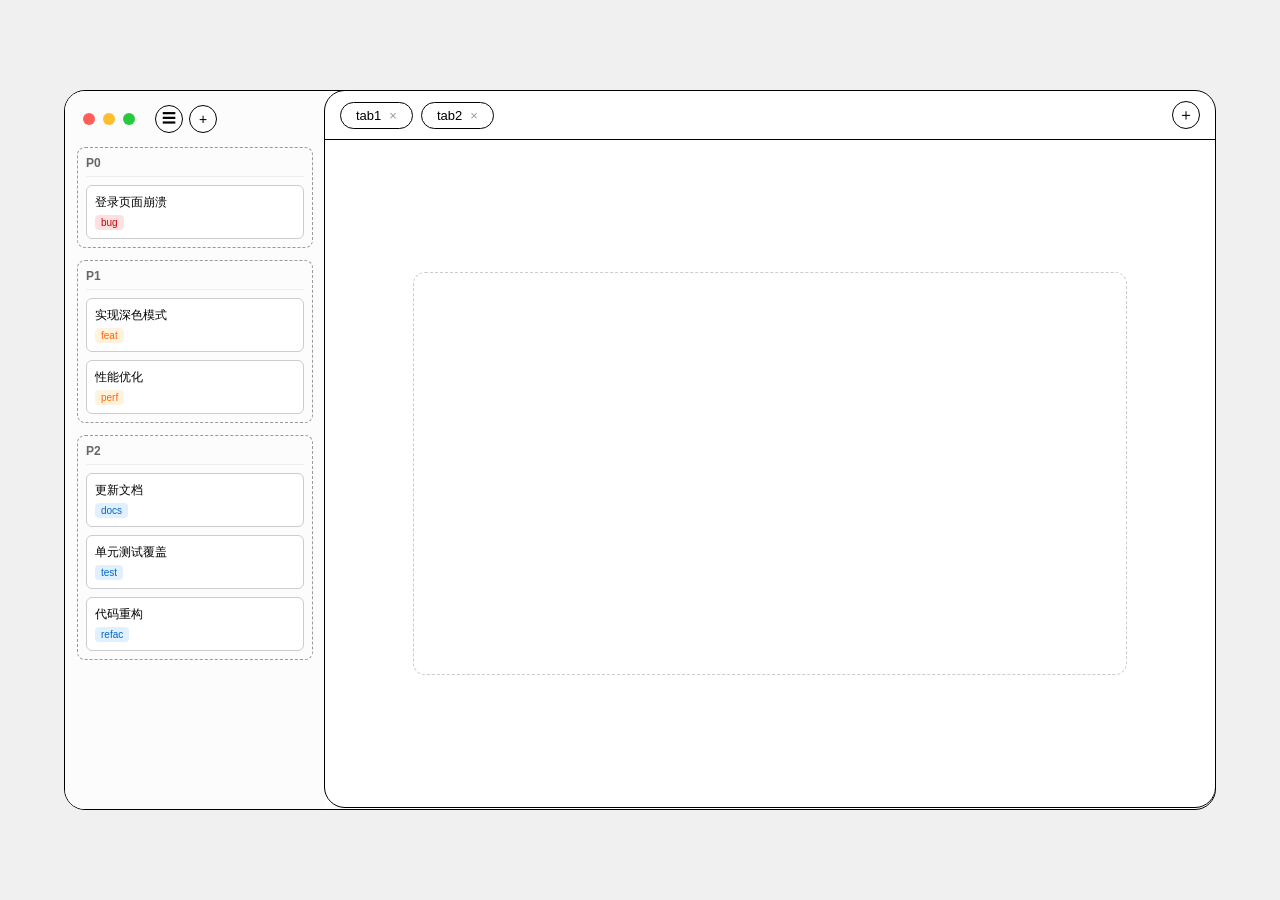
<file: docs/prototype/new-ui.html>
<!DOCTYPE html>
<html lang="zh-CN">
<head>
    <meta charset="UTF-8">
    <title>Equal Height Nested Prototype</title>
    <style>
        :root {
            --radius: 21px; /* 你指定的圆角 */
            --border: 1px solid #000000; /* 你指定的黑边 */
            --system-font: -apple-system, BlinkMacSystemFont, "SF Pro", sans-serif;
        }

        body {
            margin: 0;
            height: 100vh;
            display: flex;
            justify-content: center;
            align-items: center;
            background-color: #f0f0f0;
            font-family: var(--system-font);
        }

        /* 外框：看板容器 (Kanban) */
        .kanban-outer {
            box-sizing: border-box;
            width: 90vw;
            height: 80vh;
            background: #ffffff;
            border: var(--border);
            border-radius: var(--radius);
            display: flex;
            overflow: hidden; /* 确保内部元素不超出圆角 */
            position: relative;
        }

        /* 左侧看板区域 */
        .sidebar {
            display: flex;
            flex-direction: column;
            width: 260px; /* 默认宽度 */
            flex-shrink: 0;
            background: #fcfcfc;
            transition: width 0.3s ease, opacity 0.3s ease;
            overflow: hidden;
        }
        .sidebar.collapsed {
            width: 0;
            opacity: 0;
        }

        /* 顶部标题栏（始终显示） */
        .sidebar-header {
            display: flex;
            align-items: center;
            padding: 14px 18px;
            gap: 8px;
        }

        /* Mac 红绿灯 */
        .dot { width: 12px; height: 12px; border-radius: 50%; }
        .red { background: #ff5f56; }
        .yellow { background: #ffbd2e; }
        .green { background: #27c93f; }

        /* 侧边栏工具按钮 */
        .sidebar-actions {
            display: flex;
            gap: 6px;
            margin-left: 12px;
        }
        .action-btn {
            width: 26px;
            height: 26px;
            border-radius: 50%;
            border: var(--border);
            background: #fff;
            cursor: pointer;
            display: flex;
            align-items: center;
            justify-content: center;
            font-size: 14px;
            color: #000;
        }

        /* 看板区域 */
        .kanban-board {
            flex: 1;
            display: flex;
            flex-direction: column;
            padding: 0 12px;
            gap: 12px;
            overflow-y: auto;
        }
        .kanban-column {
            border: 1px dashed #999;
            border-radius: 8px;
            padding: 8px;
            display: flex;
            flex-direction: column;
            gap: 8px;
        }
        .column-header {
            font-size: 12px;
            font-weight: 600;
            color: #666;
            padding-bottom: 6px;
            border-bottom: 1px solid #eee;
        }
        .task-card {
            border: 1px solid #ccc;
            border-radius: 6px;
            padding: 8px;
            font-size: 12px;
            background: #fff;
        }
        .task-title {
            font-weight: 500;
            margin-bottom: 4px;
        }
        .task-tag {
            display: inline-block;
            font-size: 10px;
            padding: 2px 6px;
            border-radius: 4px;
            background: #f0f0f0;
            color: #666;
        }
        .task-tag.p0 { background: #ffe0e0; color: #c00; }
        .task-tag.p1 { background: #fff3e0; color: #f60; }
        .task-tag.p2 { background: #e0f0ff; color: #06c; }

        /* 拖动手柄：位于两者交界处 */
        .resizer {
            width: 0;
            background: transparent;
            cursor: col-resize;
            position: relative;
            z-index: 10;
        }
        .resizer::after {
            content: "";
            position: absolute;
            left: -5px; width: 10px; height: 100%;
        }

        /* 内部容器：Terminal */
        .terminal-inner {
            box-sizing: border-box;
            flex-grow: 1;
            height: 100%; /* 关键：高度与外框完全相等 */
            background: #ffffff;
            /* 左右留出一点点边距展现“包裹感”，但上下不留 */
            margin: -1px; /* 抵消外框边框，实现视觉重合 */
            border: var(--border);
            border-radius: var(--radius);
            display: flex;
            flex-direction: column;
            z-index: 2;
        }

        /* Terminal Tab 栏 */
        .terminal-header {
            height: 48px;
            border-bottom: var(--border);
            display: flex;
            align-items: center;
            padding: 0 15px;
            justify-content: space-between;
        }

        .tabs {
            display: flex;
            gap: 8px;
        }

        .tab {
            padding: 5px 15px;
            border: var(--border);
            border-radius: 14px;
            font-size: 13px;
            display: flex;
            align-items: center;
            gap: 8px;
        }

        .tab-close { cursor: pointer; color: #999; }

        .add-btn {
            width: 26px;
            height: 26px;
            border: var(--border);
            border-radius: 50%;
            display: flex;
            align-items: center;
            justify-content: center;
            cursor: pointer;
        }

        /* 内容区域 */
        .content {
            flex-grow: 1;
            display: flex;
            justify-content: center;
            align-items: center;
        }
        .placeholder {
            width: 80%;
            height: 60%;
            border: 1px dashed #ccc;
            border-radius: 12px;
        }

        .sidebar-footer {
            margin-top: auto;
            padding: 18px;
        }
    </style>
</head>
<body>

<div class="kanban-outer">
    <div class="sidebar" id="sidebar">
        <div class="sidebar-header">
            <div class="dot red"></div>
            <div class="dot yellow"></div>
            <div class="dot green"></div>
            <div class="sidebar-actions">
                <div class="action-btn" title="切换侧边栏">☰</div>
                <div class="action-btn" title="新建任务">+</div>
            </div>
        </div>
        <div class="kanban-board">
            <div class="kanban-column">
                <div class="column-header">P0</div>
                <div class="task-card">
                    <div class="task-title">登录页面崩溃</div>
                    <span class="task-tag p0">bug</span>
                </div>
            </div>
            <div class="kanban-column">
                <div class="column-header">P1</div>
                <div class="task-card">
                    <div class="task-title">实现深色模式</div>
                    <span class="task-tag p1">feat</span>
                </div>
                <div class="task-card">
                    <div class="task-title">性能优化</div>
                    <span class="task-tag p1">perf</span>
                </div>
            </div>
            <div class="kanban-column">
                <div class="column-header">P2</div>
                <div class="task-card">
                    <div class="task-title">更新文档</div>
                    <span class="task-tag p2">docs</span>
                </div>
                <div class="task-card">
                    <div class="task-title">单元测试覆盖</div>
                    <span class="task-tag p2">test</span>
                </div>
                <div class="task-card">
                    <div class="task-title">代码重构</div>
                    <span class="task-tag p2">refac</span>
                </div>
            </div>
        </div>
        <div class="sidebar-footer">
            <div class="icon-card" style="width: 20px; height: 20px;"></div>
        </div>
    </div>

    <div class="resizer" id="dragHandle"></div>

    <div class="terminal-inner">
        <div class="terminal-header">
            <div class="tabs">
                <div class="tab">tab1 <span class="tab-close">×</span></div>
                <div class="tab">tab2 <span class="tab-close">×</span></div>
            </div>
            <div class="add-btn">＋</div>
        </div>
        <div class="content">
            <div class="placeholder"></div>
        </div>
    </div>
</div>

<script>
    const handle = document.getElementById('dragHandle');
    const sidebar = document.getElementById('sidebar');
    const toggleBtn = document.querySelector('[title="切换侧边栏"]');

    // 切换侧边栏
    toggleBtn.addEventListener('click', function() {
        sidebar.classList.toggle('collapsed');
    });

    handle.addEventListener('mousedown', function(e) {
        document.addEventListener('mousemove', resize);
        document.addEventListener('mouseup', stopResize);
        document.body.style.cursor = 'col-resize';
    });

    function resize(e) {
        const containerLeft = sidebar.parentElement.getBoundingClientRect().left;
        const newWidth = e.clientX - containerLeft;
        if (newWidth > 150 && newWidth < 600) {
            sidebar.style.width = newWidth + 'px';
        }
    }

    function stopResize() {
        document.removeEventListener('mousemove', resize);
        document.body.style.cursor = 'default';
    }
</script>

</body>
</html>
</file>
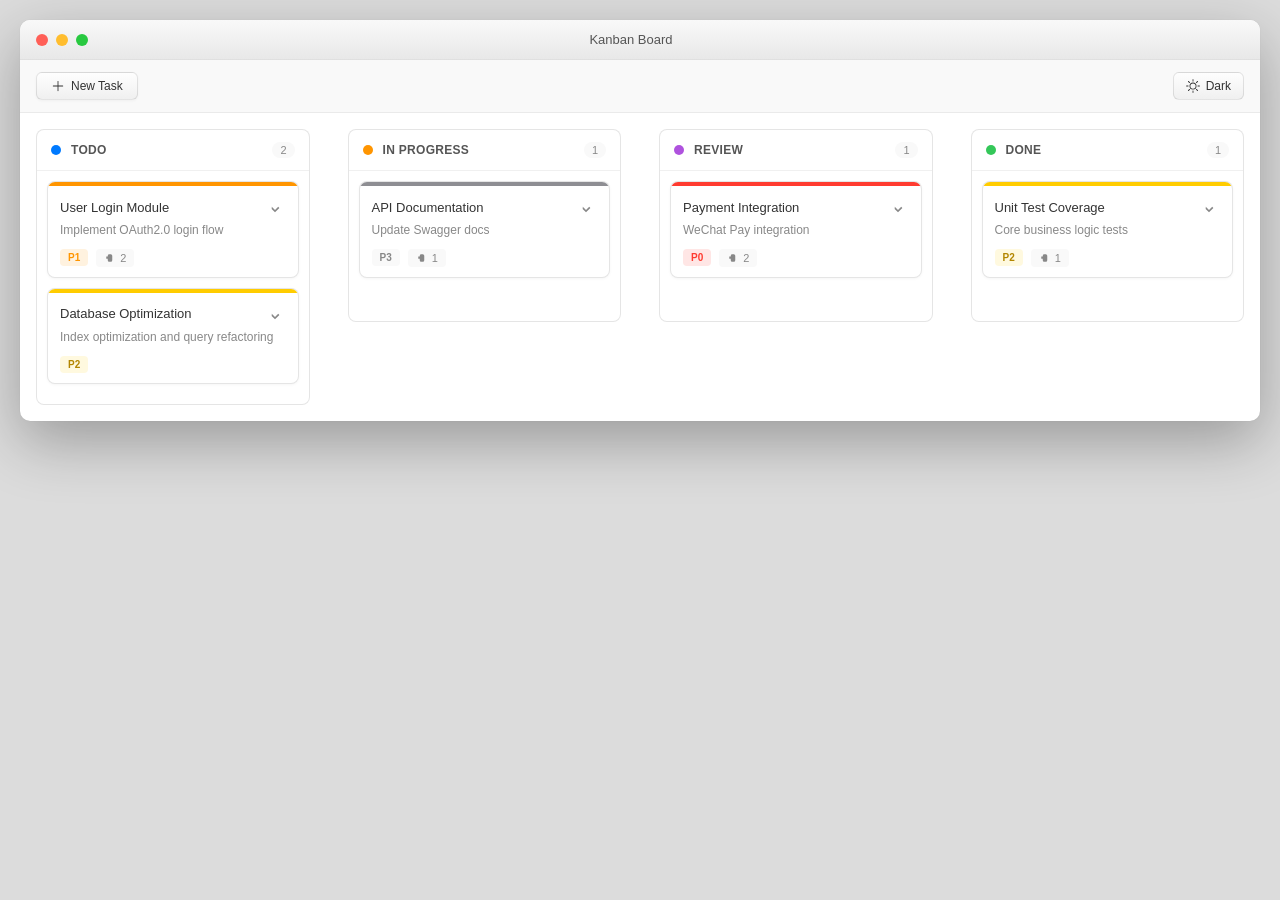
<file: docs/old-docs/old/prototype.html>
<!DOCTYPE html>
<html lang="en">
<head>
  <meta charset="UTF-8">
  <meta name="viewport" content="width=device-width, initial-scale=1.0">
  <title>Kanban Board</title>
  <style>
    :root {
      --bg-primary: #dcdcdc;
      --bg-secondary: #fff;
      --bg-tertiary: #f9f9f9;
      --text-primary: #333;
      --text-secondary: #555;
      --text-muted: #888;
      --border-color: rgba(0,0,0,0.1);
      --border-subtle: rgba(0,0,0,0.06);
      --shadow: 0 20px 60px rgba(0,0,0,0.3), 0 0 1px rgba(0,0,0,0.13);
      --shadow-light: 0 1px 3px rgba(0,0,0,0.04);
      --shadow-modal: 0 25px 80px rgba(0,0,0,0.4), 0 0 1px rgba(0,0,0,0.15);
      --accent: #007aff;
      --accent-hover: #0064d9;
      --danger: #ff3b30;
      --success: #34c759;
      --warning: #ff9500;
      --worktree: #af52de;
      --column-bg: #fff;
      --task-bg: #fff;
      --task-hover-border: rgba(0,122,255,0.3);
      --input-bg: #fff;
      --input-border: #d0d0d0;
      --scrollbar-thumb: #ccc;
      --overlay-bg: rgba(0,0,0,0.4);
      --header-gradient-start: #f9f9f9;
      --header-gradient-end: #e8e8e8;
      --btn-gradient-start: #fefefe;
      --btn-gradient-end: #f0f0f0;
      --modal-bg: #fff;
      --session-panel-bg: #f9f9f9;
      --modal-footer-bg: #f9f9f9;
    }

    [data-theme="dark"] {
      --bg-primary: #1e1e1e;
      --bg-secondary: #252525;
      --bg-tertiary: #2d2d2d;
      --text-primary: #f0f0f0;
      --text-secondary: #a0a0a0;
      --text-muted: #666;
      --border-color: rgba(255,255,255,0.1);
      --border-subtle: rgba(255,255,255,0.08);
      --shadow: 0 20px 60px rgba(0,0,0,0.5), 0 0 1px rgba(0,0,0,0.2);
      --shadow-light: 0 1px 3px rgba(0,0,0,0.2);
      --shadow-modal: 0 25px 80px rgba(0,0,0,0.6), 0 0 1px rgba(0,0,0,0.3);
      --accent: #0a84ff;
      --accent-hover: #409cff;
      --danger: #ff453a;
      --success: #30d158;
      --warning: #ff9f0a;
      --worktree: #bf94ff;
      --column-bg: #2d2d2d;
      --task-bg: #333;
      --task-hover-border: rgba(10,132,255,0.4);
      --input-bg: #1e1e1e;
      --input-border: #404040;
      --scrollbar-thumb: #555;
      --overlay-bg: rgba(0,0,0,0.6);
      --header-gradient-start: #3a3a3a;
      --header-gradient-end: #2a2a2a;
      --btn-gradient-start: #4a4a4a;
      --btn-gradient-end: #3a3a3a;
      --modal-bg: #2d2d2d;
      --session-panel-bg: #252525;
      --modal-footer-bg: #252525;
    }

    * {
      margin: 0;
      padding: 0;
      box-sizing: border-box;
    }

    body {
      font-family: -apple-system, BlinkMacSystemFont, 'SF Pro Text', 'Helvetica Neue', sans-serif;
      background: var(--bg-primary);
      color: var(--text-primary);
      min-height: 100vh;
      padding: 20px;
      -webkit-font-smoothing: antialiased;
      transition: background 0.3s, color 0.3s;
    }

    .board-container {
      max-width: 1400px;
      margin: 0 auto;
    }

    /* macOS Window Style */
    .window {
      background: var(--bg-secondary);
      border-radius: 10px;
      box-shadow: var(--shadow);
      overflow: hidden;
      transition: background 0.3s;
    }

    .window-header {
      background: linear-gradient(180deg, var(--header-gradient-start) 0%, var(--header-gradient-end) 100%);
      padding: 12px 16px;
      border-bottom: 1px solid var(--border-color);
      display: flex;
      align-items: center;
      gap: 12px;
      transition: background 0.3s, border-color 0.3s;
    }

    .window-controls {
      display: flex;
      gap: 8px;
    }

    .window-control {
      width: 12px;
      height: 12px;
      border-radius: 50%;
      background: #ddd;
    }

    .window-control.close { background: #ff5f57; }
    .window-control.minimize { background: #ffbd2e; }
    .window-control.maximize { background: #28c940; }

    .window-title {
      font-size: 13px;
      font-weight: 500;
      color: var(--text-secondary);
      flex: 1;
      text-align: center;
    }

    .toolbar {
      background: var(--bg-tertiary);
      padding: 12px 16px;
      border-bottom: 1px solid var(--border-subtle);
      display: flex;
      align-items: center;
      gap: 12px;
      transition: background 0.3s, border-color 0.3s;
    }

    .toolbar-btn {
      padding: 6px 14px;
      background: linear-gradient(180deg, var(--btn-gradient-start) 0%, var(--btn-gradient-end) 100%);
      border: 1px solid var(--border-color);
      border-radius: 6px;
      font-size: 12px;
      font-weight: 500;
      color: var(--text-primary);
      cursor: pointer;
      box-shadow: var(--shadow-light);
      display: flex;
      align-items: center;
      gap: 6px;
      transition: all 0.2s;
    }

    .toolbar-btn:hover {
      background: linear-gradient(180deg, var(--btn-gradient-start) 0%, #e0e0e0 100%);
    }

    [data-theme="dark"] .toolbar-btn:hover {
      background: linear-gradient(180deg, #555 0%, #454545 100%);
    }

    .toolbar-btn:active {
      background: var(--btn-gradient-end);
      box-shadow: inset 0 1px 2px rgba(0,0,0,0.1);
    }

    .theme-toggle {
      margin-left: auto;
      padding: 6px 12px;
      background: linear-gradient(180deg, var(--btn-gradient-start) 0%, var(--btn-gradient-end) 100%);
      border: 1px solid var(--border-color);
      border-radius: 6px;
      font-size: 12px;
      cursor: pointer;
      color: var(--text-primary);
      display: flex;
      align-items: center;
      gap: 6px;
      transition: all 0.2s;
    }

    .theme-toggle:hover {
      background: linear-gradient(180deg, var(--btn-gradient-start) 0%, #e0e0e0 100%);
    }

    [data-theme="dark"] .theme-toggle:hover {
      background: linear-gradient(180deg, #555 0%, #454545 100%);
    }

    .theme-toggle:active {
      background: var(--btn-gradient-end);
    }

    .theme-toggle svg {
      width: 14px;
      height: 14px;
    }

    .toolbar-btn svg {
      width: 14px;
      height: 14px;
    }

    .kanban-board {
      display: flex;
      gap: 16px;
      padding: 16px;
      align-items: flex-start;
      transition: flex-direction 0.3s;
    }

    @media (max-width: 900px) {
      .kanban-board {
        flex-direction: column;
      }

      .column {
        width: 100% !important;
        max-width: 100% !important;
        min-width: 100% !important;
      }
    }

    .column {
      flex: 1;
      min-width: 240px;
      max-width: 300px;
      background: var(--column-bg);
      border-radius: 8px;
      border: 1px solid var(--border-color);
      display: flex;
      flex-direction: column;
      max-height: calc(100vh - 220px);
      transition: background 0.3s, border-color 0.3s;
    }

    .column-header {
      padding: 12px 14px;
      display: flex;
      align-items: center;
      gap: 10px;
      border-bottom: 1px solid var(--border-subtle);
      transition: border-color 0.3s;
    }

    .column-indicator {
      width: 10px;
      height: 10px;
      border-radius: 50%;
    }

    .column[data-status="todo"] .column-indicator { background: var(--accent); }
    .column[data-status="in-progress"] .column-indicator { background: var(--warning); }
    .column[data-status="review"] .column-indicator { background: #af52de; }
    .column[data-status="done"] .column-indicator { background: var(--success); }

    .column-title {
      font-size: 12px;
      font-weight: 600;
      text-transform: uppercase;
      letter-spacing: 0.3px;
      color: var(--text-secondary);
      flex: 1;
      transition: color 0.3s;
    }

    .column-count {
      background: var(--bg-tertiary);
      padding: 2px 8px;
      border-radius: 10px;
      font-size: 11px;
      font-weight: 500;
      color: var(--text-muted);
      transition: background 0.3s, color 0.3s;
    }

    .column-content {
      padding: 10px;
      overflow-y: auto;
      flex: 1;
      min-height: 150px;
    }

    .column-content::-webkit-scrollbar {
      width: 8px;
    }

    .column-content::-webkit-scrollbar-track {
      background: transparent;
    }

    .column-content::-webkit-scrollbar-thumb {
      background: var(--scrollbar-thumb);
      border-radius: 4px;
    }

    .drop-zone {
      min-height: 80px;
      border-radius: 6px;
      transition: all 0.2s;
    }

    .drop-zone.drag-over {
      background: rgba(0, 122, 255, 0.08);
      outline: 2px dashed var(--accent);
    }

    .task-card {
      background: var(--task-bg);
      border-radius: 8px;
      margin-bottom: 10px;
      cursor: grab;
      transition: all 0.15s;
      border: 1px solid var(--border-color);
      box-shadow: var(--shadow-light);
      overflow: hidden;
    }

    .task-card:hover {
      box-shadow: 0 3px 8px rgba(0,0,0,0.1);
      border-color: var(--task-hover-border);
    }

    .task-card.dragging {
      opacity: 0.5;
      cursor: grabbing;
      box-shadow: 0 8px 20px rgba(0,0,0,0.15);
    }

    .task-header {
      display: flex;
      align-items: flex-start;
      gap: 10px;
      padding: 12px;
    }

    .task-card .priority-bar {
      width: 4px;
      height: 100%;
      border-radius: 2px;
      position: absolute;
      left: 0;
      top: 0;
      bottom: 0;
    }

    .task-card {
      position: relative;
      padding-left: 0;
    }

    .priority-strip {
      width: 100%;
      height: 4px;
    }

    .priority-strip.p0 { background: #ff3b30; }
    .priority-strip.p1 { background: #ff9500; }
    .priority-strip.p2 { background: #ffcc00; }
    .priority-strip.p3 { background: #8e8e93; }

    .task-main {
      flex: 1;
      min-width: 0;
      padding: 10px 12px;
    }

    .task-title-row {
      display: flex;
      align-items: center;
      justify-content: space-between;
      gap: 8px;
    }

    .task-title {
      font-size: 13px;
      font-weight: 500;
      color: var(--text-primary);
      flex: 1;
    }

    .task-expand-btn {
      background: none;
      border: none;
      color: var(--text-muted);
      cursor: pointer;
      padding: 4px;
      border-radius: 4px;
      display: flex;
      align-items: center;
      justify-content: center;
      transition: all 0.15s;
    }

    .task-expand-btn:hover {
      background: var(--bg-tertiary);
      color: var(--text-secondary);
    }

    .task-expand-btn svg {
      width: 14px;
      height: 14px;
      transition: transform 0.2s;
    }

    .task-card.expanded .task-expand-btn svg {
      transform: rotate(180deg);
    }

    .task-desc {
      font-size: 12px;
      color: var(--text-muted);
      margin-top: 4px;
      line-height: 1.4;
    }

    .task-meta {
      display: flex;
      align-items: center;
      gap: 8px;
      margin-top: 10px;
      font-size: 11px;
    }

    .priority-badge {
      padding: 3px 8px;
      border-radius: 4px;
      font-size: 10px;
      font-weight: 600;
      background: var(--bg-tertiary);
      color: var(--text-secondary);
    }

    .priority-badge.p0 { background: #ff3b3020; color: var(--danger); }
    .priority-badge.p1 { background: #ff950020; color: var(--warning); }
    .priority-badge.p2 { background: #ffcc0020; color: #b38600; }
    .priority-badge.p3 { background: var(--bg-tertiary); color: var(--text-muted); }

    .session-count {
      display: inline-flex;
      align-items: center;
      gap: 4px;
      padding: 3px 8px;
      border-radius: 4px;
      background: var(--bg-tertiary);
      color: var(--text-muted);
      font-size: 11px;
    }

    .session-count svg {
      width: 12px;
      height: 12px;
    }

    /* Sessions Panel */
    .task-sessions {
      display: none;
      border-top: 1px solid var(--border-subtle);
      background: var(--session-panel-bg);
      padding: 12px;
      transition: background 0.3s, border-color 0.3s;
    }

    .task-card.expanded .task-sessions {
      display: block;
    }

    .sessions-header {
      display: flex;
      align-items: center;
      justify-content: space-between;
      margin-bottom: 10px;
    }

    .sessions-title {
      font-size: 10px;
      font-weight: 600;
      text-transform: uppercase;
      letter-spacing: 0.3px;
      color: var(--text-muted);
    }

    .add-session-btn {
      background: none;
      border: 1px solid var(--input-border);
      color: var(--text-secondary);
      padding: 4px 10px;
      border-radius: 4px;
      cursor: pointer;
      font-size: 11px;
      display: flex;
      align-items: center;
      gap: 4px;
      transition: all 0.15s;
    }

    .add-session-btn:hover {
      background: var(--bg-secondary);
      border-color: var(--accent);
      color: var(--accent);
    }

    .add-session-btn svg {
      width: 10px;
      height: 10px;
    }

    .session-item {
      display: flex;
      align-items: center;
      gap: 10px;
      padding: 8px 10px;
      background: var(--bg-secondary);
      border-radius: 6px;
      margin-bottom: 6px;
      border: 1px solid var(--border-subtle);
      transition: background 0.3s, border-color 0.3s;
    }

    .session-item:last-child {
      margin-bottom: 0;
    }

    .session-indicator {
      width: 8px;
      height: 8px;
      border-radius: 50%;
      flex-shrink: 0;
    }

    .session-indicator.running {
      background: var(--success);
    }

    .session-indicator.idle {
      background: var(--text-muted);
    }

    .session-indicator.need-input {
      background: var(--warning);
    }

    .session-indicator.worktree {
      background: var(--worktree);
    }

    .session-branch {
      display: inline-flex;
      align-items: center;
      gap: 4px;
      padding: 2px 8px;
      background: color-mix(in srgb, var(--worktree) 15%, transparent);
      border-radius: 4px;
      font-size: 10px;
      color: var(--worktree);
      font-weight: 500;
      margin-left: auto;
    }

    .session-branch svg {
      width: 10px;
      height: 10px;
    }

    .session-info {
      flex: 1;
      min-width: 0;
    }

    .session-title {
      font-size: 12px;
      color: var(--text-primary);
    }

    .session-meta {
      font-size: 10px;
      color: var(--text-muted);
      margin-top: 2px;
    }

    .remove-session-btn {
      background: none;
      border: none;
      color: var(--text-muted);
      cursor: pointer;
      padding: 4px;
      opacity: 0;
      transition: all 0.15s;
      border-radius: 4px;
    }

    .session-item:hover .remove-session-btn {
      opacity: 1;
    }

    .remove-session-btn:hover {
      color: var(--danger);
      background: rgba(255,59,48,0.1);
    }

    .remove-session-btn svg {
      width: 12px;
      height: 12px;
    }

    .empty-sessions {
      text-align: center;
      padding: 16px;
      color: var(--text-muted);
      font-size: 12px;
    }

    /* macOS Modal */
    .modal-overlay {
      position: fixed;
      top: 0;
      left: 0;
      right: 0;
      bottom: 0;
      background: var(--overlay-bg);
      display: flex;
      align-items: center;
      justify-content: center;
      z-index: 1000;
      opacity: 0;
      visibility: hidden;
      transition: all 0.2s;
    }

    .modal-overlay.active {
      opacity: 1;
      visibility: visible;
    }

    .modal {
      background: var(--modal-bg);
      border-radius: 12px;
      width: 90%;
      max-width: 520px;
      max-height: 80vh;
      overflow: hidden;
      box-shadow: var(--shadow-modal);
      transform: scale(0.95) translateY(10px);
      transition: transform 0.2s, background 0.3s;
    }

    .modal-overlay.active .modal {
      transform: scale(1) translateY(0);
    }

    .modal-header {
      padding: 16px 20px;
      border-bottom: 1px solid var(--border-subtle);
      display: flex;
      align-items: center;
      transition: border-color 0.3s;
    }

    .modal-header h2 {
      font-size: 15px;
      font-weight: 600;
      color: var(--text-primary);
      flex: 1;
    }

    .modal-close {
      background: none;
      border: none;
      color: var(--text-muted);
      cursor: pointer;
      padding: 6px;
      font-size: 18px;
      line-height: 1;
      border-radius: 4px;
      transition: all 0.15s;
    }

    .modal-close:hover {
      background: var(--bg-tertiary);
      color: var(--text-secondary);
    }

    .modal-body {
      padding: 20px;
      overflow-y: auto;
      max-height: calc(80vh - 120px);
    }

    .form-group {
      margin-bottom: 16px;
    }

    .form-group:last-child {
      margin-bottom: 0;
    }

    .form-group label {
      display: block;
      font-size: 12px;
      font-weight: 500;
      color: var(--text-secondary);
      margin-bottom: 6px;
    }

    .form-group input,
    .form-group select,
    .form-group textarea {
      width: 100%;
      padding: 8px 12px;
      font-size: 13px;
      background: var(--input-bg);
      border: 1px solid var(--input-border);
      border-radius: 6px;
      color: var(--text-primary);
      font-family: inherit;
      transition: all 0.15s;
    }

    .form-group input:focus,
    .form-group select:focus,
    .form-group textarea:focus {
      outline: none;
      border-color: var(--accent);
      box-shadow: 0 0 0 3px rgba(0,122,255,0.15);
    }

    .form-group textarea {
      resize: none;
      min-height: 60px;
    }

    .form-group select {
      cursor: pointer;
      appearance: none;
      background-image: url("data:image/svg+xml,%3Csvg xmlns='http://www.w3.org/2000/svg' width='12' height='12' viewBox='0 0 12 12'%3E%3Cpath fill='%23666' d='M6 8L1 3h10z'/%3E%3C/svg%3E");
      background-repeat: no-repeat;
      background-position: right 10px center;
      padding-right: 30px;
    }

    .modal-sessions {
      max-height: 150px;
      overflow-y: auto;
      border: 1px solid var(--border-color);
      border-radius: 6px;
      margin-bottom: 10px;
    }

    .modal-session-item {
      display: flex;
      align-items: center;
      gap: 10px;
      padding: 10px 12px;
      border-bottom: 1px solid var(--border-subtle);
    }

    .modal-session-item:last-child {
      border-bottom: none;
    }

    .modal-session-indicator {
      width: 8px;
      height: 8px;
      border-radius: 50%;
      flex-shrink: 0;
    }

    .modal-session-indicator.running { background: var(--success); }
    .modal-session-indicator.idle { background: var(--text-muted); }
    .modal-session-indicator.need-input { background: var(--warning); }

    .modal-session-title {
      flex: 1;
      font-size: 13px;
      color: var(--text-primary);
    }

    .modal-session-remove {
      background: none;
      border: none;
      color: var(--text-muted);
      cursor: pointer;
      padding: 4px;
      opacity: 0;
      transition: all 0.15s;
    }

    .modal-session-item:hover .modal-session-remove {
      opacity: 1;
    }

    .modal-session-remove:hover {
      color: var(--danger);
    }

    .modal-session-remove svg {
      width: 14px;
      height: 14px;
    }

    .add-session-row {
      display: flex;
      gap: 8px;
    }

    .add-session-row input {
      flex: 1;
    }

    .worktree-toggle {
      display: flex;
      align-items: center;
      justify-content: space-between;
      padding: 12px;
      background: var(--bg-tertiary);
      border-radius: 8px;
      cursor: pointer;
      margin-top: 8px;
      transition: background 0.15s;
    }

    .worktree-toggle:hover {
      background: color-mix(in srgb, var(--bg-tertiary) 80%, var(--text-muted));
    }

    .worktree-toggle-left {
      display: flex;
      align-items: center;
      gap: 12px;
    }

    .worktree-toggle-icon {
      width: 36px;
      height: 36px;
      background: color-mix(in srgb, var(--worktree) 15%, transparent);
      border-radius: 8px;
      display: flex;
      align-items: center;
      justify-content: center;
    }

    .worktree-toggle-icon svg {
      width: 18px;
      height: 18px;
      color: var(--worktree);
    }

    .worktree-toggle-text {
      font-size: 13px;
      font-weight: 500;
      color: var(--text-primary);
    }

    .worktree-toggle-desc {
      font-size: 11px;
      color: var(--text-muted);
      margin-top: 2px;
    }

    .worktree-toggle-switch {
      width: 44px;
      height: 24px;
      background: var(--text-muted);
      border-radius: 12px;
      position: relative;
      transition: background 0.2s;
    }

    .worktree-toggle-switch.active {
      background: var(--accent);
    }

    .worktree-toggle-switch::after {
      content: '';
      width: 20px;
      height: 20px;
      background: white;
      border-radius: 50%;
      position: absolute;
      top: 2px;
      right: 2px;
      box-shadow: 0 1px 3px rgba(0,0,0,0.2);
      transition: right 0.2s;
    }

    .worktree-toggle-switch.active::after {
      right: 22px;
    }

    .modal-footer {
      padding: 14px 20px;
      border-top: 1px solid var(--border-subtle);
      display: flex;
      justify-content: flex-end;
      gap: 10px;
      background: var(--modal-footer-bg);
      transition: background 0.3s, border-color 0.3s;
    }

    .btn {
      padding: 7px 16px;
      border-radius: 6px;
      font-size: 13px;
      font-weight: 500;
      cursor: pointer;
      border: none;
      transition: all 0.15s;
    }

    .btn-secondary {
      background: linear-gradient(180deg, var(--btn-gradient-start) 0%, var(--btn-gradient-end) 100%);
      color: var(--text-primary);
      border: 1px solid var(--border-color);
      box-shadow: var(--shadow-light);
    }

    .btn-secondary:hover {
      background: linear-gradient(180deg, var(--btn-gradient-start) 0%, #e0e0e0 100%);
    }

    [data-theme="dark"] .btn-secondary:hover {
      background: linear-gradient(180deg, #555 0%, #454545 100%);
    }

    .btn-secondary:active {
      background: var(--btn-gradient-end);
      box-shadow: inset 0 1px 2px rgba(0,0,0,0.1);
    }

    .btn-primary {
      background: linear-gradient(180deg, var(--accent) 0%, var(--accent-hover) 100%);
      color: #fff;
      box-shadow: 0 1px 3px rgba(0,122,255,0.3);
    }

    .btn-primary:hover {
      background: linear-gradient(180deg, var(--accent) 0%, #0055b3 100%);
    }

    .btn-primary:active {
      background: linear-gradient(180deg, #0055b3 0%, #004494 100%);
      box-shadow: inset 0 1px 2px rgba(0,0,0,0.15);
    }

    .btn-small {
      padding: 5px 12px;
      font-size: 12px;
    }

    .empty-state {
      text-align: center;
      padding: 30px 20px;
      color: var(--text-muted);
      font-size: 12px;
    }

    .resize-handle {
      width: 6px;
      cursor: col-resize;
      background: transparent;
      border-radius: 3px;
      transition: background 0.15s;
    }

    .resize-handle:hover {
      background: rgba(0,122,255,0.2);
    }

    @media (max-width: 900px) {
      .resize-handle {
        display: none;
      }

      .board-container {
        padding: 10px;
      }

      body {
        padding: 10px;
      }
    }
  </style>
</head>
<body>
  <div class="board-container">
    <div class="window">
      <div class="window-header">
        <div class="window-controls">
          <div class="window-control close"></div>
          <div class="window-control minimize"></div>
          <div class="window-control maximize"></div>
        </div>
        <div class="window-title">Kanban Board</div>
        <div style="width: 70px;"></div>
      </div>

      <div class="toolbar">
        <button class="toolbar-btn" onclick="openNewTaskModal()">
          <svg viewBox="0 0 16 16" fill="currentColor">
            <path d="M8 2a.5.5 0 0 1 .5.5v5h5a.5.5 0 0 1 0 1h-5v5a.5.5 0 0 1-1 0v-5h-5a.5.5 0 0 1 0-1h5v-5A.5.5 0 0 1 8 2Z"/>
          </svg>
          New Task
        </button>
        <button class="theme-toggle" onclick="toggleTheme()" id="themeToggle">
          <svg id="sunIcon" viewBox="0 0 16 16" fill="currentColor">
            <path d="M8 11a3 3 0 1 1 0-6 3 3 0 0 1 0 6zm0 1a4 4 0 1 0 0-8 4 4 0 0 0 0 8zM8 0a.5.5 0 0 1 .5.5v2a.5.5 0 0 1-1 0v-2A.5.5 0 0 1 8 0zm0 13a.5.5 0 0 1 .5.5v2a.5.5 0 0 1-1 0v-2A.5.5 0 0 1 8 13zm8-5a.5.5 0 0 1-.5.5h-2a.5.5 0 0 1 0-1h2a.5.5 0 0 1 .5.5zM3 8a.5.5 0 0 1-.5.5h-2a.5.5 0 0 1 0-1h2A.5.5 0 0 1 3 8zm10.657-5.657a.5.5 0 0 1 0 .707l-1.414 1.415a.5.5 0 1 1-.707-.708l1.414-1.414a.5.5 0 0 1 .707 0zm-9.193 9.193a.5.5 0 0 1 0 .707L3.05 13.657a.5.5 0 0 1-.707-.707l1.414-1.414a.5.5 0 0 1 .707 0zm9.193 2.121a.5.5 0 0 1-.707 0l-1.414-1.414a.5.5 0 0 1 .707-.707l1.414 1.414a.5.5 0 0 1 0 .707zM4.464 4.465a.5.5 0 0 1-.707 0L2.343 3.05a.5.5 0 1 1 .707-.707l1.414 1.414a.5.5 0 0 1 0 .708z"/>
          </svg>
          <svg id="moonIcon" viewBox="0 0 16 16" fill="currentColor" style="display: none;">
            <path d="M6 .278a.768.768 0 0 1 .08.858 7.208 7.208 0 0 0-.878 3.46c0 4.021 3.278 7.277 7.318 7.277.527 0 1.04-.055 1.533-.16a.787.787 0 0 1 .81.316.733.733 0 0 1-.031.893A8.349 8.349 0 0 1 8.344 16C3.734 16 0 12.286 0 7.71 0 4.266 2.114 1.312 5.124.06A.752.752 0 0 1 6 .278z"/>
          </svg>
          <span id="themeLabel">Dark</span>
        </button>
      </div>

      <div class="kanban-board" id="board">
      </div>
    </div>
  </div>

  <!-- Task Modal -->
  <div class="modal-overlay" id="taskModal">
    <div class="modal">
      <div class="modal-header">
        <h2 id="modalTitle">New Task</h2>
        <button class="modal-close" onclick="closeModal()">×</button>
      </div>
      <div class="modal-body">
        <div class="form-group">
          <label>Title</label>
          <input type="text" id="taskTitle" placeholder="Enter task title">
        </div>
        <div class="form-group">
          <label>Description</label>
          <textarea id="taskDesc" rows="2" placeholder="Enter task description (optional)"></textarea>
        </div>
        <div class="form-group">
          <label>Priority</label>
          <select id="taskPriority">
            <option value="p3">P3</option>
            <option value="p2" selected>P2</option>
            <option value="p1">P1</option>
            <option value="p0">P0</option>
          </select>
        </div>

        <!-- Session Management in Modal (only show when editing) -->
        <div class="form-group" id="sessionManagementSection" style="display: none;">
          <label>Sessions</label>
          <div class="modal-sessions" id="modalSessions">
          </div>
          <div class="add-session-row">
            <input type="text" id="newSessionTitle" placeholder="Enter session title">
            <button class="btn btn-primary btn-small" onclick="addSessionFromModal()">Add</button>
          </div>
        </div>

        <input type="hidden" id="taskId">
        <input type="hidden" id="taskStatus">
      </div>
      <div class="modal-footer">
        <button class="btn btn-secondary" onclick="closeModal()">Cancel</button>
        <button class="btn btn-primary" onclick="saveTask()">Save</button>
      </div>
    </div>
  </div>

  <!-- Session Modal -->
  <div class="modal-overlay" id="sessionModal">
    <div class="modal" style="max-width: 400px;">
      <div class="modal-header">
        <h2>Add Session</h2>
        <button class="modal-close" onclick="closeSessionModal()">×</button>
      </div>
      <div class="modal-body">
        <div class="form-group">
          <label>Session Title</label>
          <input type="text" id="sessionTitle" placeholder="Enter session title">
          <input type="hidden" id="sessionTaskId">
        </div>
        <div class="worktree-toggle" id="worktreeToggle" onclick="toggleWorktree()">
          <div class="worktree-toggle-left">
            <div class="worktree-toggle-icon">
              <svg viewBox="0 0 16 16" fill="currentColor">
                <path d="M9.5 3.25a2.25 2.25 0 1 1 3 2.122V6A2.5 2.5 0 0 1 10 8.5H6a1 1 0 0 0-1 1v1.128a2.251 2.251 0 1 1-1.5 0V5.372a2.25 2.25 0 1 1 1.5 0v1.836A2.492 2.492 0 0 1 6 7h4a1 1 0 0 0 1-1v-.628A2.25 2.25 0 0 1 9.5 3.25z"/>
              </svg>
            </div>
            <div>
              <div class="worktree-toggle-text">WorkTree</div>
              <div class="worktree-toggle-desc">Use git worktree</div>
            </div>
          </div>
          <div class="worktree-toggle-switch" id="worktreeSwitch"></div>
        </div>
      </div>
      <div class="modal-footer">
        <button class="btn btn-secondary" onclick="closeSessionModal()">Cancel</button>
        <button class="btn btn-primary" onclick="saveSession()">Add</button>
      </div>
    </div>
  </div>

  <script>
    const boardState = {
      columns: [
        { id: 'todo', title: 'Todo', status: 'todo' },
        { id: 'in-progress', title: 'In Progress', status: 'in-progress' },
        { id: 'review', title: 'Review', status: 'review' },
        { id: 'done', title: 'Done', status: 'done' }
      ],
      tasks: [
        {
          id: '1',
          title: 'User Login Module',
          description: 'Implement OAuth2.0 login flow',
          priority: 'p1',
          status: 'todo',
          sessions: [
            { id: 's1', title: 'Setup auth provider', status: 'idle', timestamp: '2h ago', branch: 'main' },
            { id: 's2', title: 'Implement callback', status: 'running', timestamp: '30m ago', isWorkTree: true, branch: 'feature/oauth' }
          ]
        },
        {
          id: '2',
          title: 'Database Optimization',
          description: 'Index optimization and query refactoring',
          priority: 'p2',
          status: 'todo',
          sessions: []
        },
        {
          id: '3',
          title: 'API Documentation',
          description: 'Update Swagger docs',
          priority: 'p3',
          status: 'in-progress',
          sessions: [
            { id: 's3', title: 'Document endpoints', status: 'running', timestamp: '1h ago', branch: 'main' }
          ]
        },
        {
          id: '4',
          title: 'Payment Integration',
          description: 'WeChat Pay integration',
          priority: 'p0',
          status: 'review',
          sessions: [
            { id: 's4', title: 'Sandbox testing', status: 'idle', timestamp: '1d ago', branch: 'main' },
            { id: 's5', title: 'Fix callback error', status: 'need-input', timestamp: '3h ago', branch: 'main' }
          ]
        },
        {
          id: '5',
          title: 'Unit Test Coverage',
          description: 'Core business logic tests',
          priority: 'p2',
          status: 'done',
          sessions: [
            { id: 's6', title: 'Run all tests', status: 'idle', timestamp: '5h ago', branch: 'main' }
          ]
        }
      ]
    };

    let draggedTaskId = null;
    let editingTaskSessions = [];
    let editingTaskId = null;
    let isDragging = false;
    let isWorkTree = false;

    // Theme management
    function toggleTheme() {
      const isDark = document.documentElement.getAttribute('data-theme') === 'dark';
      setTheme(!isDark);
    }

    function setTheme(isDark) {
      if (isDark) {
        document.documentElement.setAttribute('data-theme', 'dark');
        document.getElementById('sunIcon').style.display = 'none';
        document.getElementById('moonIcon').style.display = 'block';
        document.getElementById('themeLabel').textContent = 'Light';
      } else {
        document.documentElement.removeAttribute('data-theme');
        document.getElementById('sunIcon').style.display = 'block';
        document.getElementById('moonIcon').style.display = 'none';
        document.getElementById('themeLabel').textContent = 'Dark';
      }
      localStorage.setItem('kanban-theme', isDark ? 'dark' : 'light');
    }

    function loadTheme() {
      const saved = localStorage.getItem('kanban-theme');
      if (saved === 'dark') {
        setTheme(true);
      }
    }

    loadTheme();

    function renderBoard() {
      const board = document.getElementById('board');
      board.innerHTML = '';

      boardState.columns.forEach((column, index) => {
        if (index > 0) {
          const handle = document.createElement('div');
          handle.className = 'resize-handle';
          board.appendChild(handle);
        }

        const colTasks = boardState.tasks.filter(t => t.status === column.status);

        const colDiv = document.createElement('div');
        colDiv.className = 'column';
        colDiv.dataset.status = column.status;
        colDiv.innerHTML = `
          <div class="column-header">
            <div class="column-indicator"></div>
            <div class="column-title">${column.title}</div>
            <div class="column-count">${colTasks.length}</div>
          </div>
          <div class="column-content"
               ondrop="handleDrop(event, '${column.status}')"
               ondragover="handleDragOver(event)"
               ondragleave="handleDragLeave(event)">
            ${colTasks.length === 0 ?
              '<div class="empty-state">Drop tasks here</div>' :
              colTasks.map(task => renderTaskCard(task)).join('')}
          </div>
        `;
        board.appendChild(colDiv);
      });
    }

    function renderTaskCard(task) {
      const sessions = task.sessions || [];
      const sessionCount = sessions.length;

      return `
        <div class="task-card ${task.expanded ? 'expanded' : ''}"
             data-id="${task.id}"
             data-priority="${task.priority}"
             draggable="true"
             ondragstart="handleDragStart(event)"
             ondragend="handleDragEnd(event)"
             onclick="if(!isDragging) editTask('${task.id}')">
          <div class="priority-strip ${task.priority}"></div>
          <div class="task-main">
            <div class="task-title-row">
              <div class="task-title">${task.title}</div>
              <button class="task-expand-btn" onclick="event.stopPropagation(); toggleTaskExpand('${task.id}')" title="${sessionCount > 0 ? 'View sessions' : 'No sessions'}">
                <svg viewBox="0 0 16 16" fill="currentColor">
                  <path d="M4.3 10.3L3 9l5 5 5-5-1.3-1.3-3.7 3.7-3.7-3.7z"/>
                </svg>
              </button>
            </div>
            ${task.description ? `<div class="task-desc">${task.description}</div>` : ''}
            <div class="task-meta">
              <span class="priority-badge ${task.priority}">${task.priority.toUpperCase()}</span>
              ${sessionCount > 0 ? `
                <span class="session-count" onclick="event.stopPropagation(); toggleTaskExpand('${task.id}')">
                  <svg viewBox="0 0 16 16" fill="currentColor">
                    <path d="M6 9H3V6h3V3l3 3-3 3v-3zm3-6a2 2 0 0 1 2 2v6a2 2 0 0 1-2 2H7a2 2 0 0 1-2-2V5a2 2 0 0 1 2-2h2z"/>
                  </svg>
                  ${sessionCount}
                </span>
              ` : ''}
            </div>
          </div>
          <div class="task-sessions">
            <div class="sessions-header">
              <span class="sessions-title">Sessions</span>
              <button class="add-session-btn" onclick="openAddSessionModal('${task.id}')">
                <svg viewBox="0 0 16 16" fill="currentColor">
                  <path d="M8 2a.5.5 0 0 1 .5.5v5h5a.5.5 0 0 1 0 1h-5v5a.5.5 0 0 1-1 0v-5h-5a.5.5 0 0 1 0-1h5v-5A.5.5 0 0 1 8 2Z"/>
                </svg>
                Add
              </button>
            </div>
            ${sessions.length === 0 ?
              '<div class="empty-sessions">No sessions yet</div>' :
              sessions.map(session => `
                <div class="session-item">
                  <div class="session-indicator ${session.status} ${session.isWorkTree ? 'worktree' : ''}"></div>
                  <div class="session-info">
                    <div class="session-title">${session.title}</div>
                    <div class="session-meta">${session.timestamp}</div>
                  </div>
                  <span class="session-branch">
                    <svg viewBox="0 0 16 16" fill="currentColor">
                      <path d="M9.5 3.25a2.25 2.25 0 1 1 3 2.122V6A2.5 2.5 0 0 1 10 8.5H6a1 1 0 0 0-1 1v1.128a2.251 2.251 0 1 1-1.5 0V5.372a2.25 2.25 0 1 1 1.5 0v1.836A2.492 2.492 0 0 1 6 7h4a1 1 0 0 0 1-1v-.628A2.25 2.25 0 0 1 9.5 3.25z"/>
                    </svg>
                    ${session.isWorkTree ? (session.branch || 'main') : 'main'}
                  </span>
                  <button class="remove-session-btn" onclick="removeSession('${task.id}', '${session.id}')" title="Remove">
                    <svg viewBox="0 0 16 16" fill="currentColor">
                      <path d="M4.3 4.3L3 5.6l4.7 4.7-4.7 4.7 1.3 1.3 4.7-4.7 4.7 4.7 1.3-1.3-4.7-4.7 4.7-4.7-1.3-1.3-4.7 4.7-4.7-4.7z"/>
                    </svg>
                  </button>
                </div>
              `).join('')}
          </div>
        </div>
      `;
    }

    function toggleTaskExpand(taskId) {
      const task = boardState.tasks.find(t => t.id === taskId);
      if (task) {
        task.expanded = !task.expanded;
        renderBoard();
      }
    }

    function openAddSessionModal(taskId) {
      event.stopPropagation();
      document.getElementById('sessionTaskId').value = taskId;
      document.getElementById('sessionTitle').value = '';
      isWorkTree = false;
      document.getElementById('worktreeSwitch').classList.remove('active');
      document.getElementById('sessionModal').classList.add('active');
    }

    function toggleWorktree() {
      isWorkTree = !isWorkTree;
      const switchEl = document.getElementById('worktreeSwitch');
      if (isWorkTree) {
        switchEl.classList.add('active');
      } else {
        switchEl.classList.remove('active');
      }
    }

    function closeSessionModal() {
      document.getElementById('sessionModal').classList.remove('active');
    }

    function saveSession() {
      const title = document.getElementById('sessionTitle').value.trim();
      const taskId = document.getElementById('sessionTaskId').value;

      if (!title) {
        alert('Please enter a session title');
        return;
      }

      const task = boardState.tasks.find(t => t.id === taskId);
      if (task) {
        if (!task.sessions) task.sessions = [];
        const sessionData = {
          id: 's' + Date.now(),
          title: title,
          status: 'running',
          timestamp: 'Just now'
        };
        if (isWorkTree) {
          sessionData.isWorkTree = true;
          sessionData.branch = 'main'; // Will be replaced with actual git branch
        }
        task.sessions.push(sessionData);
        task.expanded = true;
        isWorkTree = false;
        closeSessionModal();
        renderBoard();
      }
    }

    function removeSession(taskId, sessionId) {
      event.stopPropagation();
      const task = boardState.tasks.find(t => t.id === taskId);
      if (task && task.sessions) {
        task.sessions = task.sessions.filter(s => s.id !== sessionId);
        renderBoard();
      }
    }

    function handleDragStart(e) {
      isDragging = true;
      draggedTaskId = e.target.dataset.id;
      e.target.classList.add('dragging');
      e.dataTransfer.effectAllowed = 'move';
      e.dataTransfer.setData('text/plain', draggedTaskId);
    }

    function handleDragEnd(e) {
      e.target.classList.remove('dragging');
      document.querySelectorAll('.drop-zone').forEach(zone => {
        zone.classList.remove('drag-over');
      });
      setTimeout(() => { isDragging = false; }, 50);
    }

    function handleDragOver(e) {
      e.preventDefault();
      e.dataTransfer.dropEffect = 'move';
      e.currentTarget.classList.add('drag-over');
    }

    function handleDragLeave(e) {
      e.currentTarget.classList.remove('drag-over');
    }

    function handleDrop(e, newStatus) {
      e.preventDefault();
      e.currentTarget.classList.remove('drag-over');
      const taskId = e.dataTransfer.getData('text/plain');
      const task = boardState.tasks.find(t => t.id === taskId);
      if (task) {
        task.status = newStatus;
        renderBoard();
      }
    }

    function openNewTaskModal() {
      editingTaskSessions = [];
      editingTaskId = null;
      document.getElementById('modalTitle').textContent = 'New Task';
      document.getElementById('taskId').value = '';
      document.getElementById('taskTitle').value = '';
      document.getElementById('taskDesc').value = '';
      document.getElementById('taskPriority').value = 'p2';
      document.getElementById('taskStatus').value = 'todo';
      document.getElementById('newSessionTitle').value = '';
      document.getElementById('sessionManagementSection').style.display = 'none';
      renderModalSessions();
      document.getElementById('taskModal').classList.add('active');
    }

    function editTask(taskId) {
      const task = boardState.tasks.find(t => t.id === taskId);
      if (!task) return;

      editingTaskId = taskId;
      editingTaskSessions = JSON.parse(JSON.stringify(task.sessions || []));

      document.getElementById('modalTitle').textContent = 'Edit Task';
      document.getElementById('taskId').value = task.id;
      document.getElementById('taskTitle').value = task.title;
      document.getElementById('taskDesc').value = task.description || '';
      document.getElementById('taskPriority').value = task.priority;
      document.getElementById('taskStatus').value = task.status;
      document.getElementById('sessionManagementSection').style.display = 'block';
      renderModalSessions();
      document.getElementById('taskModal').classList.add('active');
    }

    function renderModalSessions() {
      const container = document.getElementById('modalSessions');
      if (editingTaskSessions.length === 0) {
        container.innerHTML = '<div style="padding: 16px; text-align: center; color: #bbb; font-size: 12px;">No sessions yet</div>';
        return;
      }
      container.innerHTML = editingTaskSessions.map((session, index) => `
        <div class="modal-session-item">
          <div class="modal-session-indicator ${session.status}"></div>
          <div class="modal-session-title">${session.title}</div>
          <button class="modal-session-remove" onclick="removeSessionFromModal(${index})" title="Remove">
            <svg viewBox="0 0 16 16" fill="currentColor">
              <path d="M4.3 4.3L3 5.6l4.7 4.7-4.7 4.7 1.3 1.3 4.7-4.7 4.7 4.7 1.3-1.3-4.7-4.7 4.7-4.7-1.3-1.3-4.7 4.7-4.7-4.7z"/>
            </svg>
          </button>
        </div>
      `).join('');
    }

    function addSessionFromModal() {
      const input = document.getElementById('newSessionTitle');
      const title = input.value.trim();
      if (!title) return;

      editingTaskSessions.push({
        id: 's' + Date.now(),
        title: title,
        status: 'running',
        timestamp: 'Just now'
      });
      input.value = '';
      renderModalSessions();
    }

    function removeSessionFromModal(index) {
      editingTaskSessions.splice(index, 1);
      renderModalSessions();
    }

    function closeModal() {
      document.getElementById('taskModal').classList.remove('active');
      editingTaskSessions = [];
      editingTaskId = null;
    }

    function saveTask() {
      const title = document.getElementById('taskTitle').value.trim();
      if (!title) {
        alert('Please enter a task title');
        return;
      }

      const taskId = document.getElementById('taskId').value || Date.now().toString();
      const existingTask = boardState.tasks.find(t => t.id === taskId);

      const taskData = {
        id: taskId,
        title: title,
        description: document.getElementById('taskDesc').value.trim(),
        priority: document.getElementById('taskPriority').value,
        status: document.getElementById('taskStatus').value,
        sessions: editingTaskSessions,
        expanded: existingTask ? existingTask.expanded : false
      };

      const existingIndex = boardState.tasks.findIndex(t => t.id === taskId);
      if (existingIndex >= 0) {
        boardState.tasks[existingIndex] = taskData;
      } else {
        boardState.tasks.push(taskData);
      }

      editingTaskSessions = [];
      editingTaskId = null;
      closeModal();
      renderBoard();
    }

    document.getElementById('taskModal').addEventListener('click', function(e) {
      if (e.target === this) {
        closeModal();
      }
    });

    document.addEventListener('keydown', function(e) {
      if (e.key === 'Escape') {
        closeModal();
        closeSessionModal();
      }
      if (e.key === 'n' && (e.ctrlKey || e.metaKey)) {
        e.preventDefault();
        openNewTaskModal();
      }
      if (e.target.id === 'newSessionTitle' && e.key === 'Enter') {
        e.preventDefault();
        addSessionFromModal();
      }
      if (e.target.id === 'sessionTitle' && e.key === 'Enter') {
        e.preventDefault();
        saveSession();
      }
    });

    renderBoard();
  </script>
</body>
</html>
</file>
<file: site/style.css>
@font-face {
  font-family: "Archivo";
  font-style: normal;
  font-weight: 100 900;
  font-stretch: 62% 125%;
  font-display: swap;
  src: url("assets/fonts/archivo-latin-var.woff2") format("woff2");
}
@font-face {
  font-family: "DM Mono";
  font-style: normal;
  font-weight: 400;
  font-display: swap;
  src: url("assets/fonts/dm-mono-400.woff2") format("woff2");
}
@font-face {
  font-family: "DM Mono";
  font-style: normal;
  font-weight: 500;
  font-display: swap;
  src: url("assets/fonts/dm-mono-500.woff2") format("woff2");
}

:root {
  --paper: #e7e8e1;
  --paper-2: #f1f2ec;
  --ink: #15171a;
  --ink-2: #2a2d31;
  --muted: #5b605c;
  --rule: #c7cabf;
  --screen: #1b1c1e;
  --screen-bar: #222326;
  --screen-rail: #1e1f21;
  --screen-card: #26282b;
  --screen-line: #303237;
  --screen-text: #d7d9d3;
  --screen-muted: #8f948d;
  --run: #3ecf6e;
  --todo: #4a90ff;
  --wait: #f2b53c;
  --review: #b06cff;
  --danger: #ff5c57;
  --font-ui: "Archivo", "PingFang SC", "Hiragino Sans GB", "Noto Sans CJK SC", "Microsoft YaHei", "Helvetica Neue", Arial, sans-serif;
  --font-mono: "DM Mono", "PingFang SC", "Noto Sans CJK SC", "Microsoft YaHei", ui-monospace, SFMono-Regular, Menlo, monospace;
  --w: 1180px;
  --gutter: 32px;
}

*,
*::before,
*::after {
  box-sizing: border-box;
}

html {
  background: var(--paper);
}

body {
  margin: 0;
  background: var(--paper);
  color: var(--ink);
  font-family: var(--font-ui);
  font-size: 17px;
  line-height: 1.6;
  -webkit-font-smoothing: antialiased;
  text-rendering: optimizeLegibility;
}

h1,
h2,
h3,
p,
figure,
dl,
dd {
  margin: 0;
}

a {
  color: inherit;
}

img,
svg {
  display: block;
}

.wrap {
  width: 100%;
  max-width: var(--w);
  margin-inline: auto;
  padding-inline: var(--gutter);
}

.sr-only {
  position: absolute;
  width: 1px;
  height: 1px;
  padding: 0;
  margin: -1px;
  overflow: hidden;
  clip: rect(0 0 0 0);
  white-space: nowrap;
  border: 0;
}

.skip {
  position: absolute;
  left: 16px;
  top: -70px;
  z-index: 30;
  padding: 10px 14px;
  border-radius: 2px;
  background: var(--ink);
  color: var(--paper-2);
  font-size: 14px;
  text-decoration: none;
}
.skip:focus {
  top: 12px;
}

:where(a, button):focus-visible {
  outline: 2px solid var(--ink);
  outline-offset: 3px;
}

::selection {
  background: var(--ink);
  color: var(--paper-2);
}

/* Header */

.topbar {
  border-bottom: 1px solid var(--rule);
}

.topbar-in {
  display: flex;
  align-items: center;
  gap: 32px;
  height: 64px;
}

.brand {
  display: inline-flex;
  align-items: center;
  gap: 10px;
  color: var(--ink);
  font-size: 16px;
  font-weight: 600;
  font-stretch: 108%;
  letter-spacing: -0.015em;
  text-decoration: none;
  white-space: nowrap;
}
.brand img {
  border-radius: 6px;
}

.nav {
  display: flex;
  gap: 26px;
  margin-left: auto;
  font-size: 14px;
  color: var(--muted);
}
.nav a {
  color: inherit;
  text-decoration: none;
}
.nav a:hover {
  color: var(--ink);
  text-decoration: underline;
  text-underline-offset: 4px;
  text-decoration-thickness: 1px;
}

.top-actions {
  display: flex;
  align-items: center;
  gap: 20px;
}

.text-link {
  color: var(--muted);
  font-size: 14px;
  text-decoration: none;
}
.text-link:hover {
  color: var(--ink);
  text-decoration: underline;
  text-underline-offset: 4px;
}

.lang {
  display: inline-flex;
  align-items: center;
  min-height: 32px;
  padding: 0 2px;
  color: var(--muted);
  font-size: 14px;
  text-decoration: none;
}
.lang:hover {
  color: var(--ink);
  text-decoration: underline;
  text-underline-offset: 4px;
}

/* Buttons */

.btn {
  display: inline-flex;
  align-items: center;
  justify-content: center;
  min-height: 48px;
  padding: 0 22px;
  border: 1px solid var(--ink);
  border-radius: 2px;
  font-family: inherit;
  font-size: 15px;
  font-weight: 500;
  line-height: 1;
  text-align: center;
  text-decoration: none;
  transition: background-color 0.15s ease, border-color 0.15s ease, color 0.15s ease;
}
.btn-ink {
  background: var(--ink);
  color: var(--paper-2);
}
.btn-ink:hover {
  background: var(--ink-2);
  border-color: var(--ink-2);
}
.btn-line {
  background: transparent;
  color: var(--ink);
}
.btn-line:hover {
  background: rgba(21, 23, 26, 0.06);
}
.btn-sm {
  min-height: 36px;
  padding: 0 14px;
  font-size: 13.5px;
}

/* Hero */

.hero {
  display: grid;
  grid-template-columns: minmax(0, 0.94fr) minmax(0, 1.16fr);
  gap: 56px;
  align-items: center;
  padding-top: 72px;
  padding-bottom: 104px;
}

.hero-copy h1 {
  font-size: clamp(40px, 5.1vw, 64px);
  font-weight: 600;
  font-stretch: 112%;
  line-height: 0.97;
  letter-spacing: -0.03em;
}

.lede {
  max-width: 46ch;
  margin-top: 26px;
  font-size: 18px;
  line-height: 1.55;
  color: var(--ink-2);
}
.lede a {
  text-decoration: underline;
  text-decoration-thickness: 1px;
  text-underline-offset: 3px;
  text-decoration-color: var(--rule);
}
.lede a:hover {
  text-decoration-color: currentColor;
}

.hero-actions {
  display: flex;
  flex-wrap: wrap;
  gap: 12px;
  margin-top: 30px;
}

.fineprint {
  margin-top: 20px;
  font-size: 12.5px;
  line-height: 1.5;
  color: var(--muted);
}

/* The demo screen */

.demo {
  width: 100%;
}

.screen {
  display: flex;
  flex-direction: column;
  height: 464px;
  overflow: hidden;
  background: var(--screen);
  border: 1px solid #0d0e0f;
  border-radius: 8px;
  box-shadow: 10px 10px 0 rgba(21, 23, 26, 0.08);
}

.screen-bar {
  position: relative;
  display: flex;
  flex: 0 0 34px;
  align-items: center;
  padding: 0 12px;
  background: var(--screen-bar);
  border-bottom: 1px solid var(--screen-line);
}

.lights {
  display: flex;
  gap: 6px;
}
.lights i {
  width: 8px;
  height: 8px;
  border-radius: 50%;
  background: #3a3c40;
}
.lights i:nth-child(1) {
  background: #ff5f57;
}
.lights i:nth-child(2) {
  background: #febc2e;
}
.lights i:nth-child(3) {
  background: #28c840;
}

.screen-title {
  position: absolute;
  left: 50%;
  transform: translateX(-50%);
  font-family: var(--font-mono);
  font-size: 10.5px;
  color: var(--screen-muted);
  letter-spacing: 0.02em;
}

.screen-plus {
  margin-left: auto;
  font-family: var(--font-mono);
  font-size: 14px;
  color: #6f746e;
}

.screen-body {
  display: grid;
  grid-template-columns: 36% 64%;
  flex: 1;
  min-height: 0;
}

/* Board rail */

.rail {
  overflow-y: auto;
  padding: 12px 10px;
  background: var(--screen-rail);
  border-right: 1px solid var(--screen-line);
  scrollbar-width: none;
}
.rail::-webkit-scrollbar {
  display: none;
}

.col + .col {
  margin-top: 12px;
}

.col-head {
  display: flex;
  align-items: center;
  gap: 7px;
  padding: 0 4px 7px;
  color: #a7aba4;
  font-size: 10.5px;
  font-weight: 600;
  letter-spacing: 0.005em;
}

.count {
  color: #6f746e;
  font-weight: 500;
}

.dot {
  flex: 0 0 6px;
  width: 6px;
  height: 6px;
  border-radius: 50%;
  background: #6f746e;
}
.dot-todo {
  background: var(--todo);
}
.dot-progress {
  background: var(--wait);
}
.dot-review {
  background: var(--review);
}
.dot-run {
  background: var(--run);
}
.dot-idle {
  background: #6f746e;
}
.dot-wait {
  background: var(--wait);
}

.card {
  position: relative;
  display: block;
  width: 100%;
  padding: 9px 10px 9px 12px;
  border: 1px solid #34363b;
  border-radius: 3px;
  background: var(--screen-card);
  color: #e4e6e0;
  font: inherit;
  text-align: left;
  cursor: pointer;
  transition: background-color 0.12s ease, border-color 0.12s ease;
}
.card:hover {
  background: #2b2d31;
  border-color: #4a4d54;
}
.card.is-active {
  background: #2b2d31;
  border-color: #3f6fbd;
  box-shadow: inset 2px 0 0 var(--todo);
}
.card:focus-visible {
  outline: 2px solid #f1f2ec;
  outline-offset: 2px;
}

.card-col {
  display: none;
}

.card-title {
  display: block;
  font-size: 12.5px;
  font-weight: 600;
  line-height: 1.25;
  letter-spacing: -0.005em;
}

.card-desc {
  display: block;
  margin-top: 3px;
  color: #92968f;
  font-size: 10.5px;
  line-height: 1.35;
}

.card-meta {
  display: flex;
  align-items: center;
  gap: 6px;
  margin-top: 7px;
}

.prio {
  padding: 3px 4px 2px;
  border-radius: 2px;
  font-size: 8.5px;
  font-weight: 600;
  line-height: 1;
  letter-spacing: 0.02em;
}
.p0 {
  color: #ff7a75;
  background: rgba(255, 92, 87, 0.14);
}
.p1 {
  color: #f2c14e;
  background: rgba(242, 181, 60, 0.14);
}
.p2 {
  color: #7fb2ff;
  background: rgba(74, 144, 255, 0.14);
}

.sess-count {
  display: inline-flex;
  align-items: center;
  color: var(--screen-muted);
  font-family: var(--font-mono);
  font-size: 9.5px;
}

.sessions {
  display: none;
  gap: 5px;
  margin-top: 8px;
  padding-top: 7px;
  border-top: 1px solid #383a3f;
}
.card.is-active .sessions {
  display: grid;
}

.sess {
  display: grid;
  grid-template-columns: 6px minmax(0, 1fr) auto;
  align-items: center;
  gap: 6px;
  color: #a7aba4;
  font-size: 9.5px;
}
.sess-branch {
  overflow: hidden;
  color: #c9cbc4;
  font-family: var(--font-mono);
  font-size: 9px;
  text-overflow: ellipsis;
  white-space: nowrap;
}
.sess-state {
  color: var(--screen-muted);
  white-space: nowrap;
}
.sess.is-current .sess-branch {
  color: #ffffff;
}
.sess.is-current .sess-state {
  color: #e4e6e0;
}

/* Terminal */

.term {
  display: flex;
  flex-direction: column;
  min-width: 0;
  background: var(--screen);
}

.term-head {
  display: flex;
  flex: 0 0 32px;
  align-items: center;
  justify-content: space-between;
  gap: 12px;
  padding: 0 16px;
  border-bottom: 1px solid #2b2d31;
  color: var(--screen-muted);
  font-family: var(--font-mono);
  font-size: 10.5px;
}
.term-path {
  overflow: hidden;
  text-overflow: ellipsis;
  white-space: nowrap;
}
.term-tab {
  color: #c9cbc4;
  white-space: nowrap;
}

.term-lines {
  flex: 1;
  overflow: hidden;
  padding: 14px 16px 8px;
  color: var(--screen-text);
  font-family: var(--font-mono);
  font-size: 12.5px;
  line-height: 1.75;
}

.ln {
  white-space: pre-wrap;
  overflow-wrap: anywhere;
}
.pr {
  color: var(--run);
}
.bul {
  color: var(--todo);
}
.bul-wait {
  color: var(--wait);
}
.file {
  color: #e6b95c;
}
.cmd {
  color: #f0f1ec;
}
.dim {
  color: #8b9089;
}

.cursor {
  display: inline-block;
  width: 7px;
  height: 14px;
  vertical-align: -2px;
  background: var(--screen-text);
  animation: blink 1.1s steps(1, end) infinite;
}
@keyframes blink {
  0%,
  55% {
    opacity: 1;
  }
  56%,
  100% {
    opacity: 0;
  }
}

.term-status {
  display: flex;
  flex: 0 0 32px;
  align-items: center;
  gap: 10px;
  padding: 0 16px;
  border-top: 1px solid #2b2d31;
  color: var(--screen-muted);
  font-family: var(--font-mono);
  font-size: 10.5px;
}
.term-branch {
  color: #c9cbc4;
}
.term-state {
  display: inline-flex;
  align-items: center;
  gap: 5px;
}
.term-state.is-running {
  color: #8fe0a8;
}
.term-state.is-idle {
  color: #a7aba4;
}
.term-state.is-waiting {
  color: #f2c14e;
}
.term-time {
  margin-left: auto;
  color: var(--screen-muted);
}

/* Boot sequence */

.boot .ln {
  opacity: 0;
  animation: line-in 0.28s ease-out forwards;
}
.boot .ln:nth-child(1) {
  animation-delay: 0.04s;
}
.boot .ln:nth-child(2) {
  animation-delay: 0.1s;
}
.boot .ln:nth-child(3) {
  animation-delay: 0.16s;
}
.boot .ln:nth-child(4) {
  animation-delay: 0.22s;
}
.boot .ln:nth-child(5) {
  animation-delay: 0.28s;
}
.boot .ln:nth-child(6) {
  animation-delay: 0.34s;
}
.boot .ln:nth-child(7) {
  animation-delay: 0.4s;
}
.boot .ln:nth-child(8) {
  animation-delay: 0.46s;
}
.boot .ln:nth-child(9) {
  animation-delay: 0.52s;
}
.boot .ln:nth-child(10) {
  animation-delay: 0.58s;
}
.boot .ln:nth-child(11) {
  animation-delay: 0.64s;
}
@keyframes line-in {
  to {
    opacity: 1;
  }
}

.demo figcaption {
  margin-top: 14px;
  color: var(--muted);
  font-size: 12.5px;
  line-height: 1.5;
}

/* Sections */

.section {
  padding-top: 104px;
}

.section-head {
  max-width: 660px;
  margin-bottom: 56px;
}

h2 {
  font-size: clamp(30px, 3.4vw, 44px);
  font-weight: 600;
  font-stretch: 108%;
  line-height: 1.04;
  letter-spacing: -0.025em;
}

.section-lead {
  max-width: 54ch;
  margin-top: 16px;
  color: var(--muted);
  font-size: 17px;
  line-height: 1.6;
}

/* Features */

.features {
  display: grid;
  grid-template-columns: repeat(3, minmax(0, 1fr));
  gap: 44px 48px;
  margin: 0;
  padding: 0;
  list-style: none;
}

.feature-icon {
  width: 22px;
  height: 22px;
  margin-bottom: 16px;
  fill: none;
  stroke: currentColor;
  stroke-width: 1.5;
  stroke-linecap: round;
  stroke-linejoin: round;
}

.feature h3 {
  margin-bottom: 8px;
  font-size: 16.5px;
  font-weight: 600;
  line-height: 1.3;
  letter-spacing: -0.01em;
}

.feature p {
  max-width: 38ch;
  color: var(--muted);
  font-size: 14.5px;
  line-height: 1.6;
}

.feature code,
.inside-copy code {
  padding: 1px 4px;
  border-radius: 2px;
  background: rgba(21, 23, 26, 0.06);
  font-family: var(--font-mono);
  font-size: 0.84em;
}

/* Recordings */

.recordings-grid {
  display: grid;
  grid-template-columns: repeat(2, minmax(0, 1fr));
  gap: 32px;
}

.recording {
  margin: 0;
}

.recording img {
  display: block;
  width: 100%;
  height: auto;
  border: 1px solid #0d0e0f;
  border-radius: 6px;
  background: #0e0e0e;
}

.recording figcaption {
  max-width: 46ch;
  margin-top: 12px;
  color: var(--muted);
  font-size: 13.5px;
  line-height: 1.55;
}

.recording strong {
  color: var(--ink);
  font-weight: 600;
}

/* Inside */

.inside {
  display: grid;
  grid-template-columns: minmax(0, 1fr) minmax(0, 0.85fr);
  gap: 72px;
  align-items: start;
}

.inside-copy {
  max-width: 600px;
}

.inside-copy h2 {
  max-width: 18ch;
}

.inside-copy p {
  max-width: 58ch;
  margin-top: 18px;
  color: var(--ink-2);
  font-size: 16px;
  line-height: 1.65;
}
.inside-copy p:first-of-type {
  margin-top: 26px;
}

.stack {
  margin: 0;
  padding-left: 28px;
  border-left: 1px solid var(--rule);
}

.stack-item {
  position: relative;
  padding-bottom: 28px;
}
.stack-item:last-child {
  padding-bottom: 0;
}
.stack-item::before {
  content: "";
  position: absolute;
  left: -33px;
  top: 5px;
  width: 9px;
  height: 9px;
  background: var(--paper);
  border: 1px solid var(--ink);
}

.stack dt {
  font-size: 16px;
  font-weight: 600;
  letter-spacing: -0.01em;
}

.stack dd {
  max-width: 34ch;
  margin-top: 6px;
  color: var(--muted);
  font-size: 14.5px;
  line-height: 1.55;
}

/* Install */

.install-grid {
  display: grid;
  grid-template-columns: 0.85fr 1.15fr;
  border-top: 1px solid var(--rule);
}

.install-block {
  padding: 36px 56px 0 0;
}
.install-block h3 {
  margin-bottom: 14px;
  font-size: 17px;
  font-weight: 600;
  letter-spacing: -0.005em;
}
.install-block p {
  max-width: 42ch;
  color: var(--muted);
  font-size: 14.5px;
  line-height: 1.6;
}
.install-block p + p {
  margin-top: 12px;
}
.install-block .btn {
  margin-top: 24px;
}
.install-block .version {
  margin-bottom: 10px;
  color: var(--ink);
  font-size: 28px;
  font-weight: 600;
  line-height: 1.1;
  letter-spacing: -0.02em;
}

.install-source {
  padding: 36px 0 0 56px;
  border-left: 1px solid var(--rule);
}

.code {
  margin-bottom: 18px;
  overflow: hidden;
  background: var(--screen);
  border: 1px solid #0d0e0f;
  border-radius: 6px;
}

.code-head {
  display: flex;
  align-items: center;
  justify-content: space-between;
  height: 34px;
  padding: 0 12px 0 14px;
  border-bottom: 1px solid #2b2d31;
  color: var(--screen-muted);
  font-family: var(--font-mono);
  font-size: 10.5px;
}

.copy {
  display: inline-flex;
  align-items: center;
  min-height: 28px;
  padding: 5px 9px;
  border: 1px solid #3a3c40;
  border-radius: 2px;
  background: #2b2d31;
  color: var(--screen-text);
  font: inherit;
  font-size: 10.5px;
  cursor: pointer;
}
.copy:hover {
  background: #34363b;
}
.copy:focus-visible {
  outline: 2px solid var(--paper-2);
  outline-offset: 2px;
}

.code pre {
  margin: 0;
  padding: 16px 16px 18px;
  overflow-x: auto;
}

.code code {
  color: var(--screen-text);
  font-family: var(--font-mono);
  font-size: 12.5px;
  line-height: 1.8;
  white-space: pre;
}

.install-source p a {
  color: var(--ink);
  text-decoration: underline;
  text-decoration-thickness: 1px;
  text-underline-offset: 3px;
  text-decoration-color: var(--rule);
}
.install-source p a:hover {
  text-decoration-color: currentColor;
}

/* Footer */

.footer {
  margin-top: 104px;
  padding: 28px 0 36px;
  border-top: 1px solid var(--rule);
}

.footer-in {
  display: flex;
  align-items: center;
  justify-content: space-between;
  gap: 24px;
}
.footer .brand {
  font-size: 15px;
}

.footer-links {
  display: flex;
  flex-wrap: wrap;
  gap: 20px;
  font-size: 13.5px;
}
.footer-links a {
  padding: 6px 0;
  color: var(--muted);
  text-decoration: none;
}
.footer-links a:hover {
  color: var(--ink);
  text-decoration: underline;
  text-underline-offset: 3px;
}

.footer-fine {
  display: flex;
  justify-content: space-between;
  gap: 24px;
  margin-top: 24px;
  color: var(--muted);
  font-size: 12.5px;
}

/* Responsive */
/* Chinese typography */

html[lang^="zh"] h1 {
  line-height: 1.12;
  letter-spacing: -0.01em;
}

html[lang^="zh"] h2 {
  line-height: 1.15;
  letter-spacing: -0.01em;
}

html[lang^="zh"] .lede,
html[lang^="zh"] .section-lead,
html[lang^="zh"] .feature p,
html[lang^="zh"] .inside-copy p,
html[lang^="zh"] .install-block p,
html[lang^="zh"] .stack dd,
html[lang^="zh"] .recording figcaption {
  line-height: 1.75;
}

html[lang^="zh"] .stack dd {
  max-width: 40ch;
}


@media (max-width: 1080px) {
  .hero {
    grid-template-columns: minmax(0, 1fr);
    gap: 52px;
    padding-top: 56px;
    padding-bottom: 88px;
  }
  .hero-copy {
    max-width: 660px;
  }
  .demo {
    width: 100%;
    max-width: 760px;
  }
  .screen {
    height: 470px;
  }
  .inside {
    grid-template-columns: minmax(0, 1fr);
    gap: 48px;
  }
  .inside-copy {
    max-width: 660px;
  }
  .stack {
    max-width: 520px;
  }
}

@media (max-width: 900px) {
  .features {
    grid-template-columns: repeat(2, minmax(0, 1fr));
  }
  .topbar-in {
    gap: 20px;
  }
  .nav {
    gap: 18px;
  }
  .top-actions {
    gap: 16px;
  }
  .recordings-grid {
    grid-template-columns: minmax(0, 1fr);
  }
  .recording {
    max-width: 760px;
  }
  .install-grid {
    grid-template-columns: minmax(0, 1fr);
  }
  .install-block {
    padding: 32px 0 0;
  }
  .install-source {
    margin-top: 32px;
    padding: 32px 0 0;
    border-top: 1px solid var(--rule);
    border-left: 0;
  }
}

@media (max-width: 700px) {
  :root {
    --gutter: 20px;
  }

  .topbar-in {
    height: 58px;
    gap: 16px;
  }
  .brand {
    font-size: 15px;
  }
  .brand img {
    width: 24px;
    height: 24px;
  }
  .nav {
    display: none;
  }
  .top-actions {
    margin-left: auto;
  }
  .text-link {
    display: none;
  }

  .lang {
    font-size: 13px;
  }

  .top-actions .btn {
    min-height: 40px;
  }

  .hero {
    gap: 36px;
    padding-top: 40px;
    padding-bottom: 64px;
  }
  .hero-copy h1 {
    font-size: clamp(38px, 10.5vw, 52px);
  }
  .lede {
    margin-top: 20px;
    font-size: 17px;
  }
  .hero-actions {
    flex-direction: column;
    align-items: stretch;
    margin-top: 26px;
  }
  .hero-actions .btn {
    width: 100%;
  }
  .fineprint {
    font-size: 12px;
  }

  .screen {
    height: auto;
    border-radius: 6px;
    box-shadow: 6px 6px 0 rgba(21, 23, 26, 0.08);
  }
  .screen-body {
    display: block;
  }
  .rail {
    display: flex;
    gap: 8px;
    overflow-x: auto;
    padding: 10px;
    border-right: 0;
    border-bottom: 1px solid var(--screen-line);
    scroll-snap-type: x mandatory;
  }
  .col {
    flex: 1 0 168px;
    margin: 0;
    scroll-snap-align: start;
  }
  .col + .col {
    margin-top: 0;
  }
  .col-head {
    display: none;
  }
  .card {
    width: 100%;
    min-height: 88px;
    padding: 9px 10px;
  }
  .card-col {
    display: flex;
    align-items: center;
    gap: 5px;
    margin-bottom: 4px;
    color: var(--screen-muted);
    font-size: 9.5px;
  }
  .card-desc {
    display: none;
  }
  .card-meta {
    margin-top: 6px;
  }
  .sessions {
    display: none !important;
  }

  .term {
    height: 320px;
  }
  .term-lines {
    padding: 12px 12px 6px;
    font-size: 11.5px;
    line-height: 1.7;
  }
  .term-head,
  .term-status {
    padding: 0 12px;
  }
  .term-tab {
    display: none;
  }
  .screen-title {
    font-size: 10px;
  }
  .demo figcaption {
    margin-top: 10px;
    font-size: 12px;
  }

  .section {
    padding-top: 72px;
  }
  .section-head {
    margin-bottom: 40px;
  }
  .features {
    grid-template-columns: minmax(0, 1fr);
    gap: 32px;
  }
  .feature p {
    max-width: none;
  }

  .inside-copy p {
    font-size: 15.5px;
  }
  .stack {
    max-width: none;
  }

  .install-block h3 {
    font-size: 17px;
  }
  .code pre {
    padding: 14px 12px 16px;
  }
  .code code {
    font-size: 11.5px;
  }

  .footer {
    margin-top: 72px;
  }
  .footer-in {
    flex-direction: column;
    align-items: flex-start;
  }
  .footer-fine {
    flex-direction: column;
    gap: 6px;
  }
}

@media (prefers-reduced-motion: reduce) {
  *,
  *::before,
  *::after {
    animation-duration: 0.001ms !important;
    animation-iteration-count: 1 !important;
    transition-duration: 0.001ms !important;
  }
  .boot .ln {
    opacity: 1;
  }
  .cursor {
    animation: none;
  }
}
</file>
